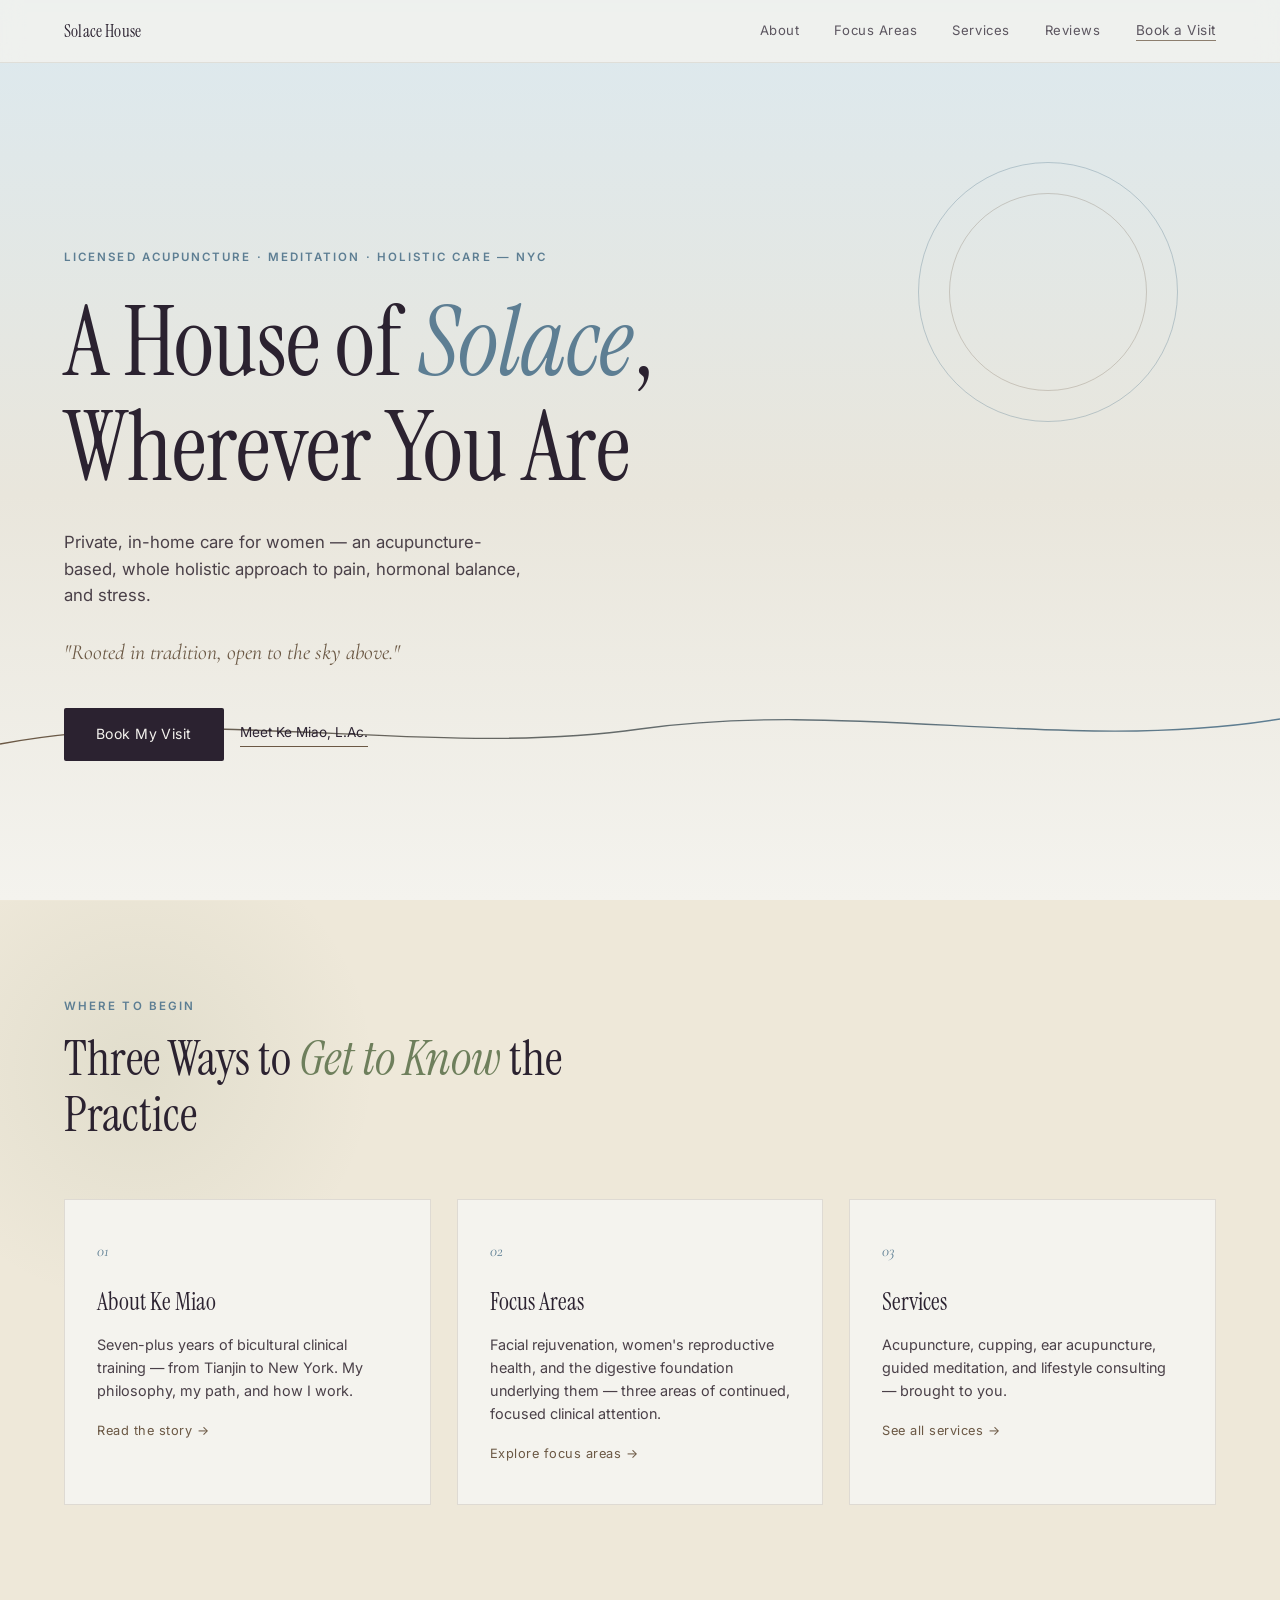
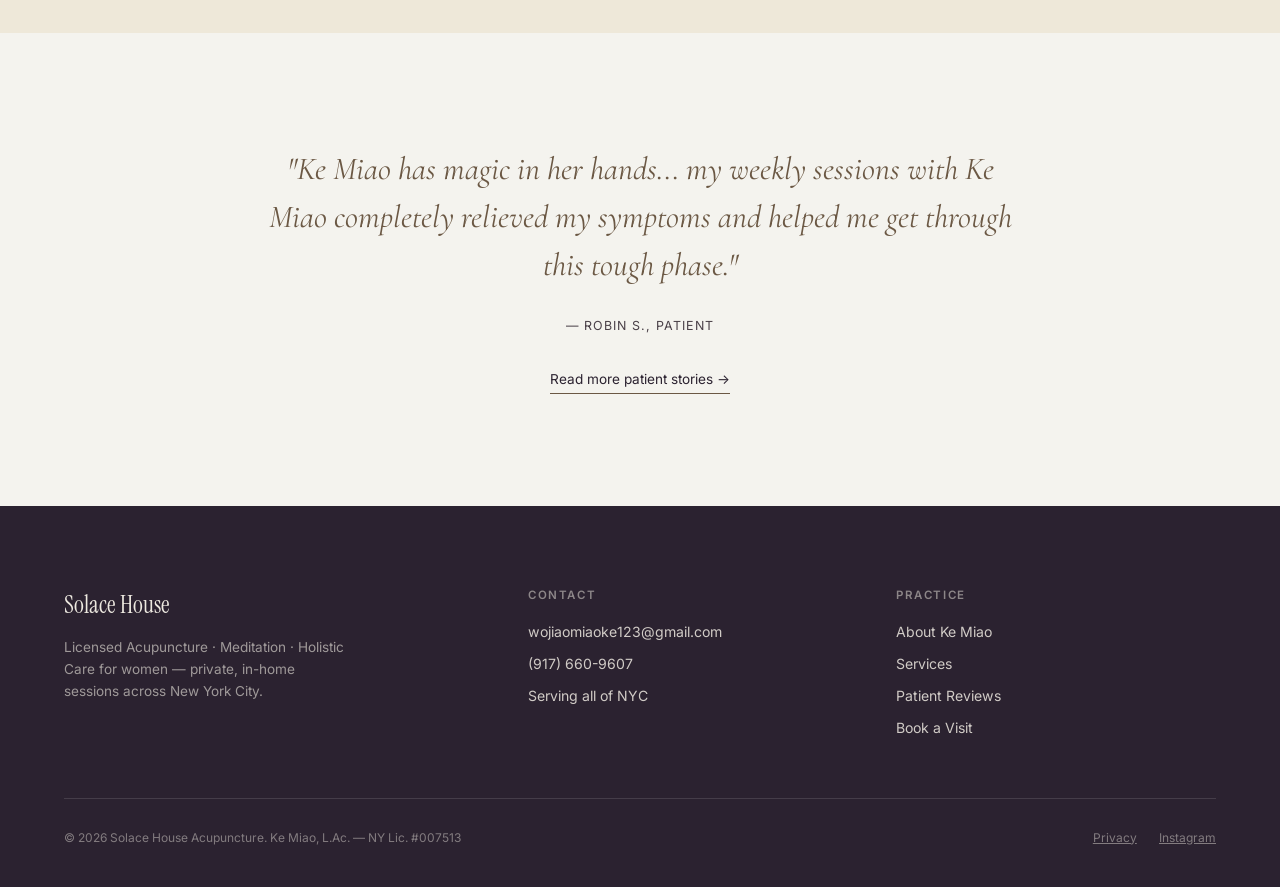
<file: index.html>
<!DOCTYPE html>
<html lang="en">
<head>
<meta charset="UTF-8">
<meta name="viewport" content="width=device-width, initial-scale=1.0">
<title>Solace House Acupuncture | Licensed Acupuncture &amp; Holistic Care, NYC</title>
<link rel="preconnect" href="https://fonts.googleapis.com">
<link rel="preconnect" href="https://fonts.gstatic.com" crossorigin>
<link href="https://fonts.googleapis.com/css2?family=Instrument+Serif:ital@0;1&family=Inter:wght@300;400;500;600&family=Cormorant:ital,wght@1,400;1,500&display=swap" rel="stylesheet">
<link rel="stylesheet" href="assets/css/style.css">
</head>
<body>

<div data-include="nav"></div>

<section class="hero">
  <div class="breath-circle"></div>

  <div class="hero-content">
    <span class="hero-eyebrow eyebrow">Licensed Acupuncture · Meditation · Holistic Care — NYC</span>
    <h1>A House of <em>Solace</em>,<br>Wherever You Are</h1>
    <p class="hero-sub">
      Private, in-home care for women — an acupuncture-based, whole holistic
      approach to pain, hormonal balance, and stress.
    </p>
    <p class="hero-quote italic-line">"Rooted in tradition, open to the sky above."</p>
    <div class="cta-row">
      <a href="book.html" class="btn-primary">Book My Visit</a>
      <a href="about.html" class="btn-ghost">Meet Ke Miao, L.Ac.</a>
    </div>
  </div>

  <div class="horizon-wrap">
    <svg class="horizon-line" viewBox="0 0 1200 90" preserveAspectRatio="none">
      <defs>
        <linearGradient id="horizonGrad" x1="0%" y1="0%" x2="100%" y2="0%">
          <stop offset="0%" stop-color="#6B5844"/>
          <stop offset="100%" stop-color="#5D7E93"/>
        </linearGradient>
      </defs>
      <path class="horizon-path" d="M0,60 C200,20 400,75 600,45 C800,15 1000,70 1200,35"
            fill="none" stroke="url(#horizonGrad)" stroke-width="1.4"/>
    </svg>
  </div>
</section>

<div class="divider">
  <svg viewBox="0 0 1200 110" preserveAspectRatio="none">
    <path d="M0,0 L0,60 C240,110 420,20 700,55 C900,80 1050,30 1200,50 L1200,0 Z" fill="#EEE8D9"/>
  </svg>
</div>

<section class="entry">
  <div class="entry-head">
    <span class="eyebrow">Where to Begin</span>
    <h2>Three Ways to <em>Get to Know</em> the Practice</h2>
  </div>

  <div class="entry-grid">
    <a href="about.html" class="entry-card">
      <span class="num">01</span>
      <h3>About Ke Miao</h3>
      <p>Seven-plus years of bicultural clinical training — from Tianjin to New York. My philosophy, my path, and how I work.</p>
      <span class="arrow">Read the story →</span>
    </a>

    <a href="focus-areas.html" class="entry-card">
      <span class="num">02</span>
      <h3>Focus Areas</h3>
      <p>Facial rejuvenation, women's reproductive health, and the digestive
         foundation underlying them — three areas of continued, focused
         clinical attention.</p>
      <span class="arrow">Explore focus areas →</span>
    </a>

    <a href="services.html" class="entry-card">
      <span class="num">03</span>
      <h3>Services</h3>
      <p>Acupuncture, cupping, ear acupuncture, guided meditation, and lifestyle consulting — brought to you.</p>
      <span class="arrow">See all services →</span>
    </a>
  </div>
</section>

<section class="quote-strip">
  <blockquote>"Ke Miao has magic in her hands... my weekly sessions with Ke Miao completely relieved my symptoms and helped me get through this tough phase."</blockquote>
  <cite>— Robin S., Patient</cite>
  <br>
  <a href="testimonials.html" class="see-all">Read more patient stories →</a>
</section>

<div data-include="footer"></div>

<script src="assets/js/include.js"></script>
</body>
</html>
</file>
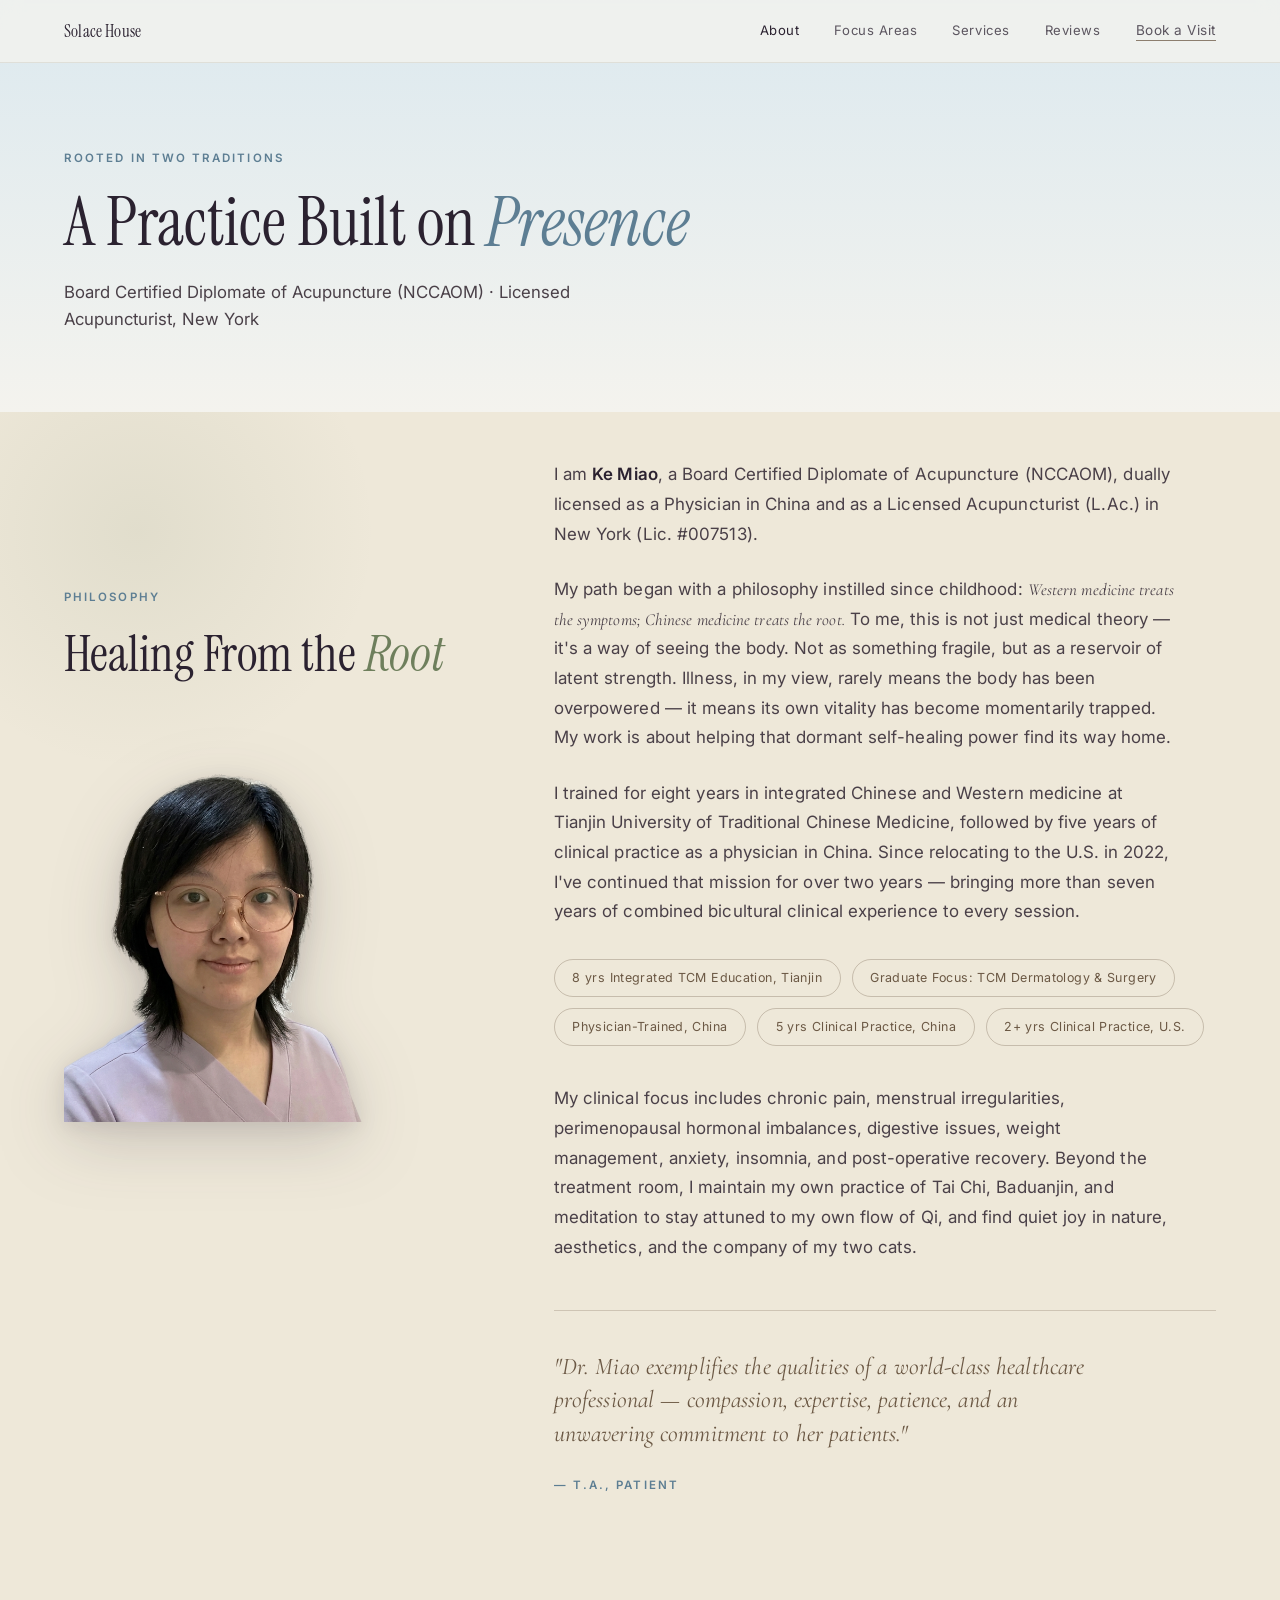
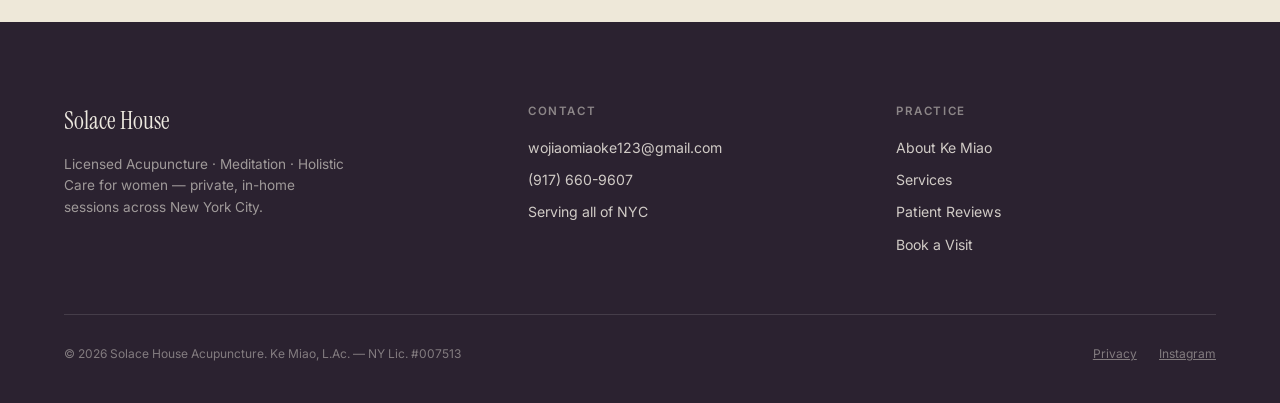
<file: about.html>
<!DOCTYPE html>
<html lang="en">
<head>
<meta charset="UTF-8">
<meta name="viewport" content="width=device-width, initial-scale=1.0">
<title>About Ke Miao, L.Ac. | Solace House Acupuncture, NYC</title>
<link rel="preconnect" href="https://fonts.googleapis.com">
<link rel="preconnect" href="https://fonts.gstatic.com" crossorigin>
<link href="https://fonts.googleapis.com/css2?family=Instrument+Serif:ital@0;1&family=Inter:wght@300;400;500;600&family=Cormorant:ital,wght@1,400;1,500&display=swap" rel="stylesheet">
<link rel="stylesheet" href="assets/css/style.css">
</head>
<body>

<div data-include="nav"></div>

<section class="page-hero">
  <span class="eyebrow">Rooted in Two Traditions</span>
  <h1>A Practice Built on <em>Presence</em></h1>
  <p>Board Certified Diplomate of Acupuncture (NCCAOM) · Licensed Acupuncturist, New York</p>
</section>

<section class="about">
  <div class="about-label">
    <span class="eyebrow">Philosophy</span>
    <h2>Healing From the <em>Root</em></h2>
    <div class="about-portrait">
      <img src="assets/img/ke-portrait.png" alt="Ke Miao, L.Ac.">
    </div>
  </div>

  <div class="about-body">
    <p>
      I am <strong>Ke Miao</strong>, a Board Certified Diplomate of Acupuncture (NCCAOM),
      dually licensed as a Physician in China and as a Licensed Acupuncturist (L.Ac.)
      in New York (Lic. #007513).
    </p>
    <p>
      My path began with a philosophy instilled since childhood: <em class="italic-line">Western
      medicine treats the symptoms; Chinese medicine treats the root.</em> To me, this is
      not just medical theory — it's a way of seeing the body. Not as something fragile,
      but as a reservoir of latent strength. Illness, in my view, rarely means the body
      has been overpowered — it means its own vitality has become momentarily trapped.
      My work is about helping that dormant self-healing power find its way home.
    </p>
    <p>
      I trained for eight years in integrated Chinese and Western medicine at Tianjin
      University of Traditional Chinese Medicine, followed by five years of clinical
      practice as a physician in China. Since relocating to the U.S. in 2022, I've
      continued that mission for over two years — bringing more than seven years of
      combined bicultural clinical experience to every session.
    </p>

    <div class="credentials-row">
      <span class="credential-pill">8 yrs Integrated TCM Education, Tianjin</span>
      <span class="credential-pill">Graduate Focus: TCM Dermatology &amp; Surgery</span>
      <span class="credential-pill">Physician-Trained, China</span>
      <span class="credential-pill">5 yrs Clinical Practice, China</span>
      <span class="credential-pill">2+ yrs Clinical Practice, U.S.</span>
    </div>

    <p>
      My clinical focus includes chronic pain, menstrual irregularities, perimenopausal
      hormonal imbalances, digestive issues, weight management, anxiety, insomnia, and
      post-operative recovery. Beyond the treatment room, I maintain my own practice of
      Tai Chi, Baduanjin, and meditation to stay attuned to my own flow of Qi, and find
      quiet joy in nature, aesthetics, and the company of my two cats.
    </p>

    <div class="signature-quote">
      <p>"Dr. Miao exemplifies the qualities of a world-class healthcare professional —
      compassion, expertise, patience, and an unwavering commitment to her patients."</p>
      <span class="eyebrow" style="margin-top:0.8rem;display:block;">— T.A., Patient</span>
    </div>
  </div>
</section>

<div data-include="footer"></div>

<script src="assets/js/include.js"></script>
</body>
</html>
</file>
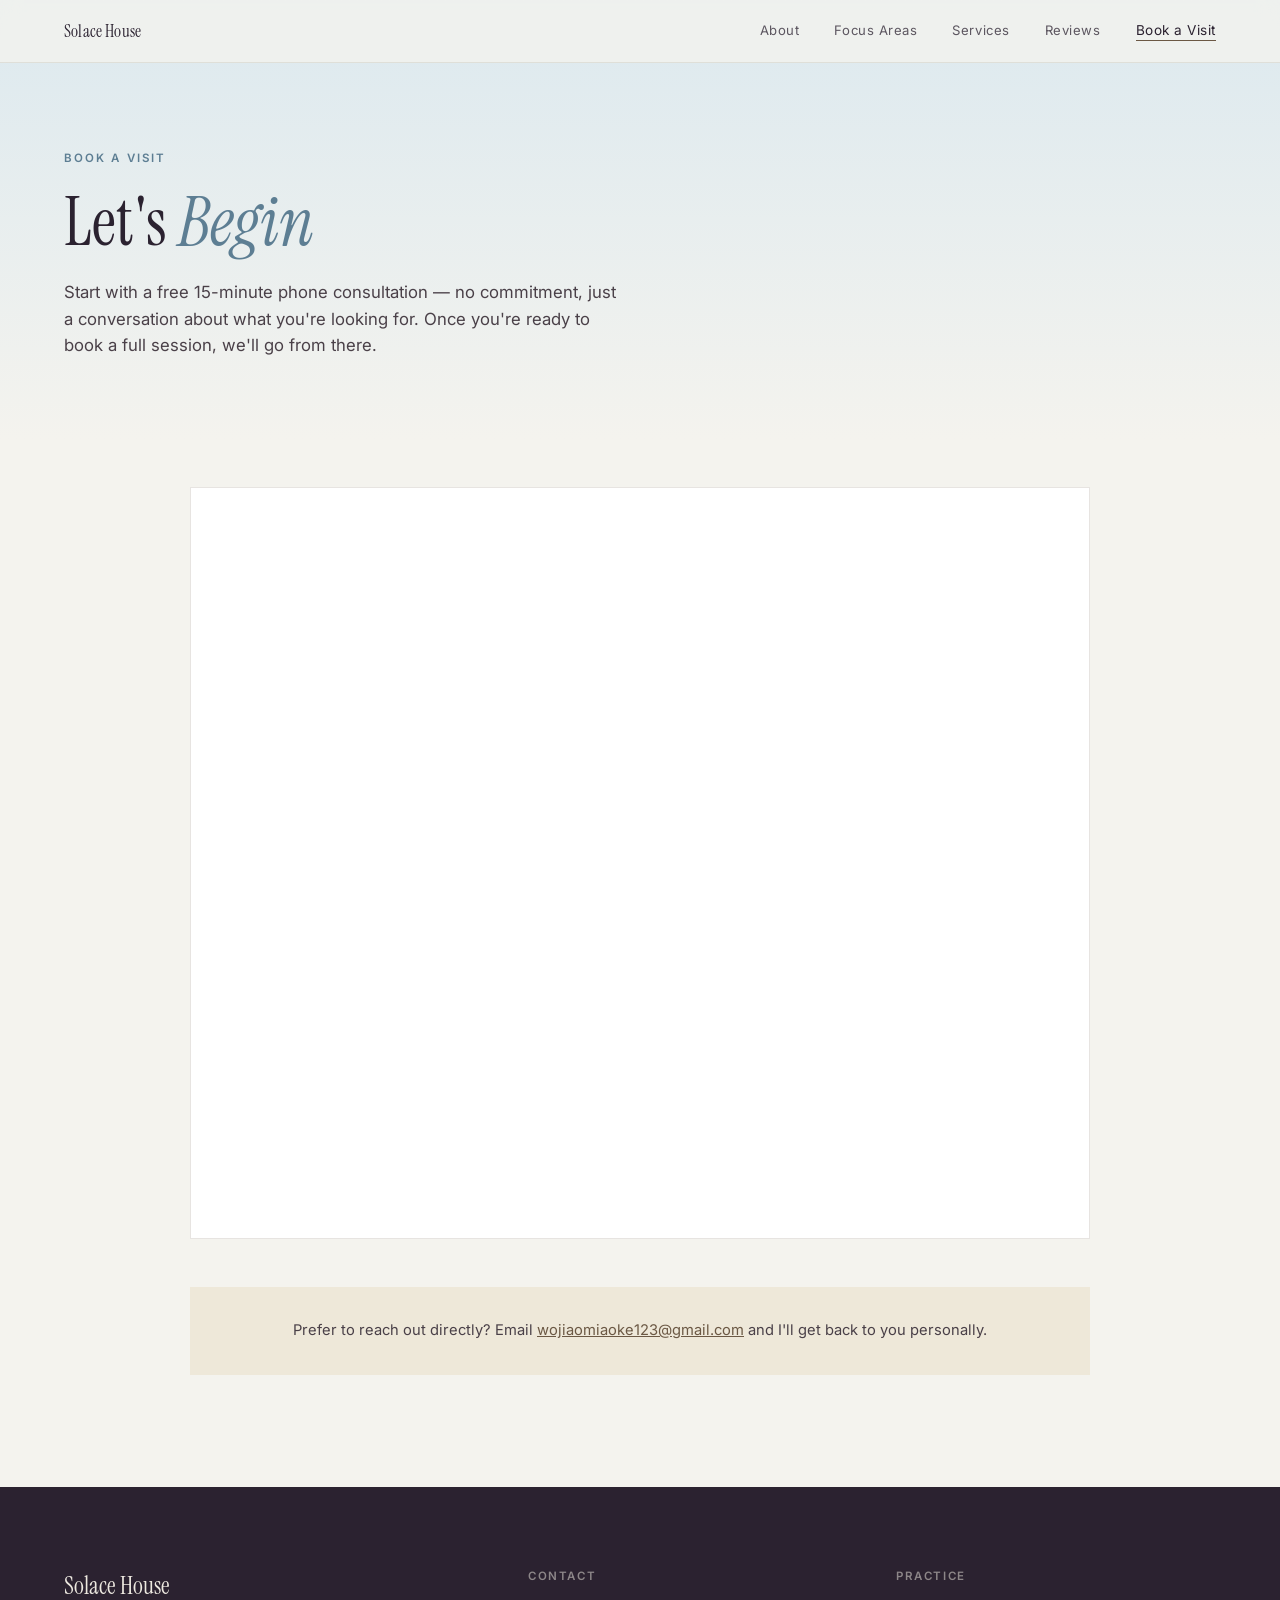
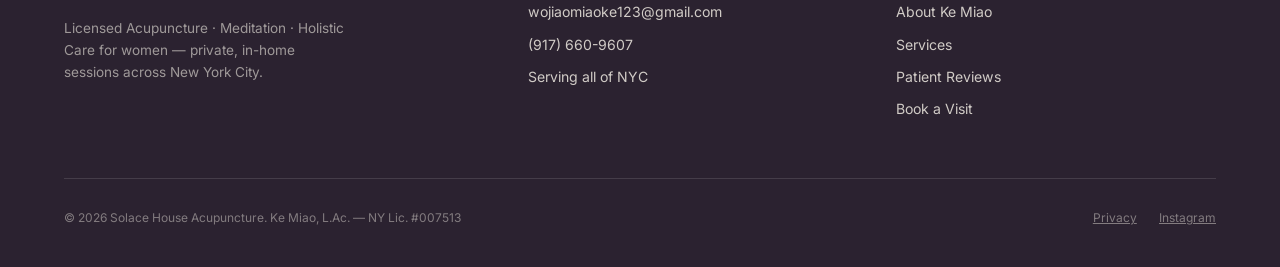
<file: book.html>
<!DOCTYPE html>
<html lang="en">
<head>
<meta charset="UTF-8">
<meta name="viewport" content="width=device-width, initial-scale=1.0">
<title>Book a Visit | Solace House Acupuncture, NYC</title>
<link rel="preconnect" href="https://fonts.googleapis.com">
<link rel="preconnect" href="https://fonts.gstatic.com" crossorigin>
<link href="https://fonts.googleapis.com/css2?family=Instrument+Serif:ital@0;1&family=Inter:wght@300;400;500;600&family=Cormorant:ital,wght@1,400;1,500&display=swap" rel="stylesheet">
<link rel="stylesheet" href="assets/css/style.css">
</head>
<body>

<div data-include="nav"></div>

<section class="page-hero">
  <span class="eyebrow">Book a Visit</span>
  <h1>Let's <em>Begin</em></h1>
  <p>Start with a free 15-minute phone consultation — no commitment, just a
     conversation about what you're looking for. Once you're ready to book a
     full session, we'll go from there.</p>
</section>

<section class="booking-section">
  <div class="calendly-wrap">
    <div class="calendly-inline-widget"
         data-url="https://calendly.com/wojiaomiaoke123/free-15-minute-consultation"
         style="min-width:320px; height:750px;"></div>
    <script type="text/javascript" src="https://assets.calendly.com/assets/external/widget.js" async></script>
  </div>

  <div class="booking-alt">
    Prefer to reach out directly? Email
    <a href="mailto:wojiaomiaoke123@gmail.com">wojiaomiaoke123@gmail.com</a>
    and I'll get back to you personally.
  </div>
</section>

<div data-include="footer"></div>

<script src="assets/js/include.js"></script>
</body>
</html>
</file>
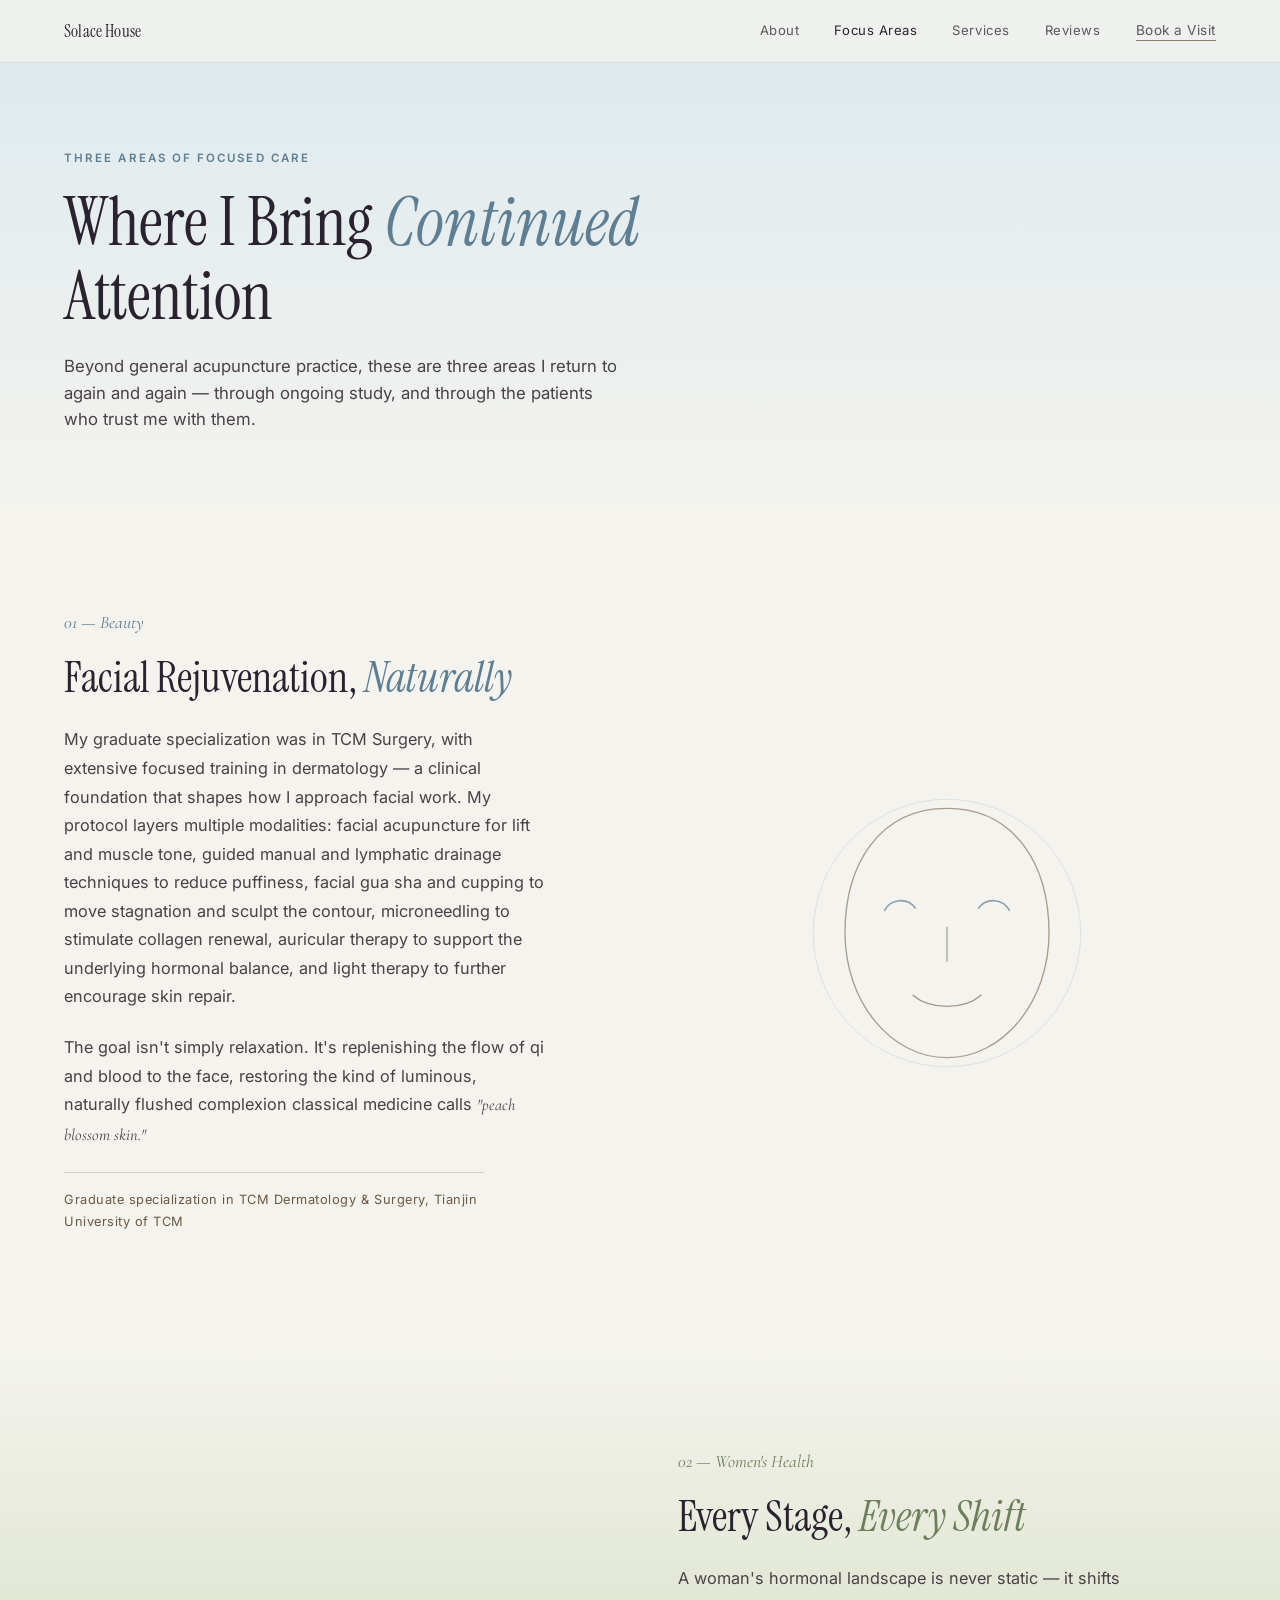
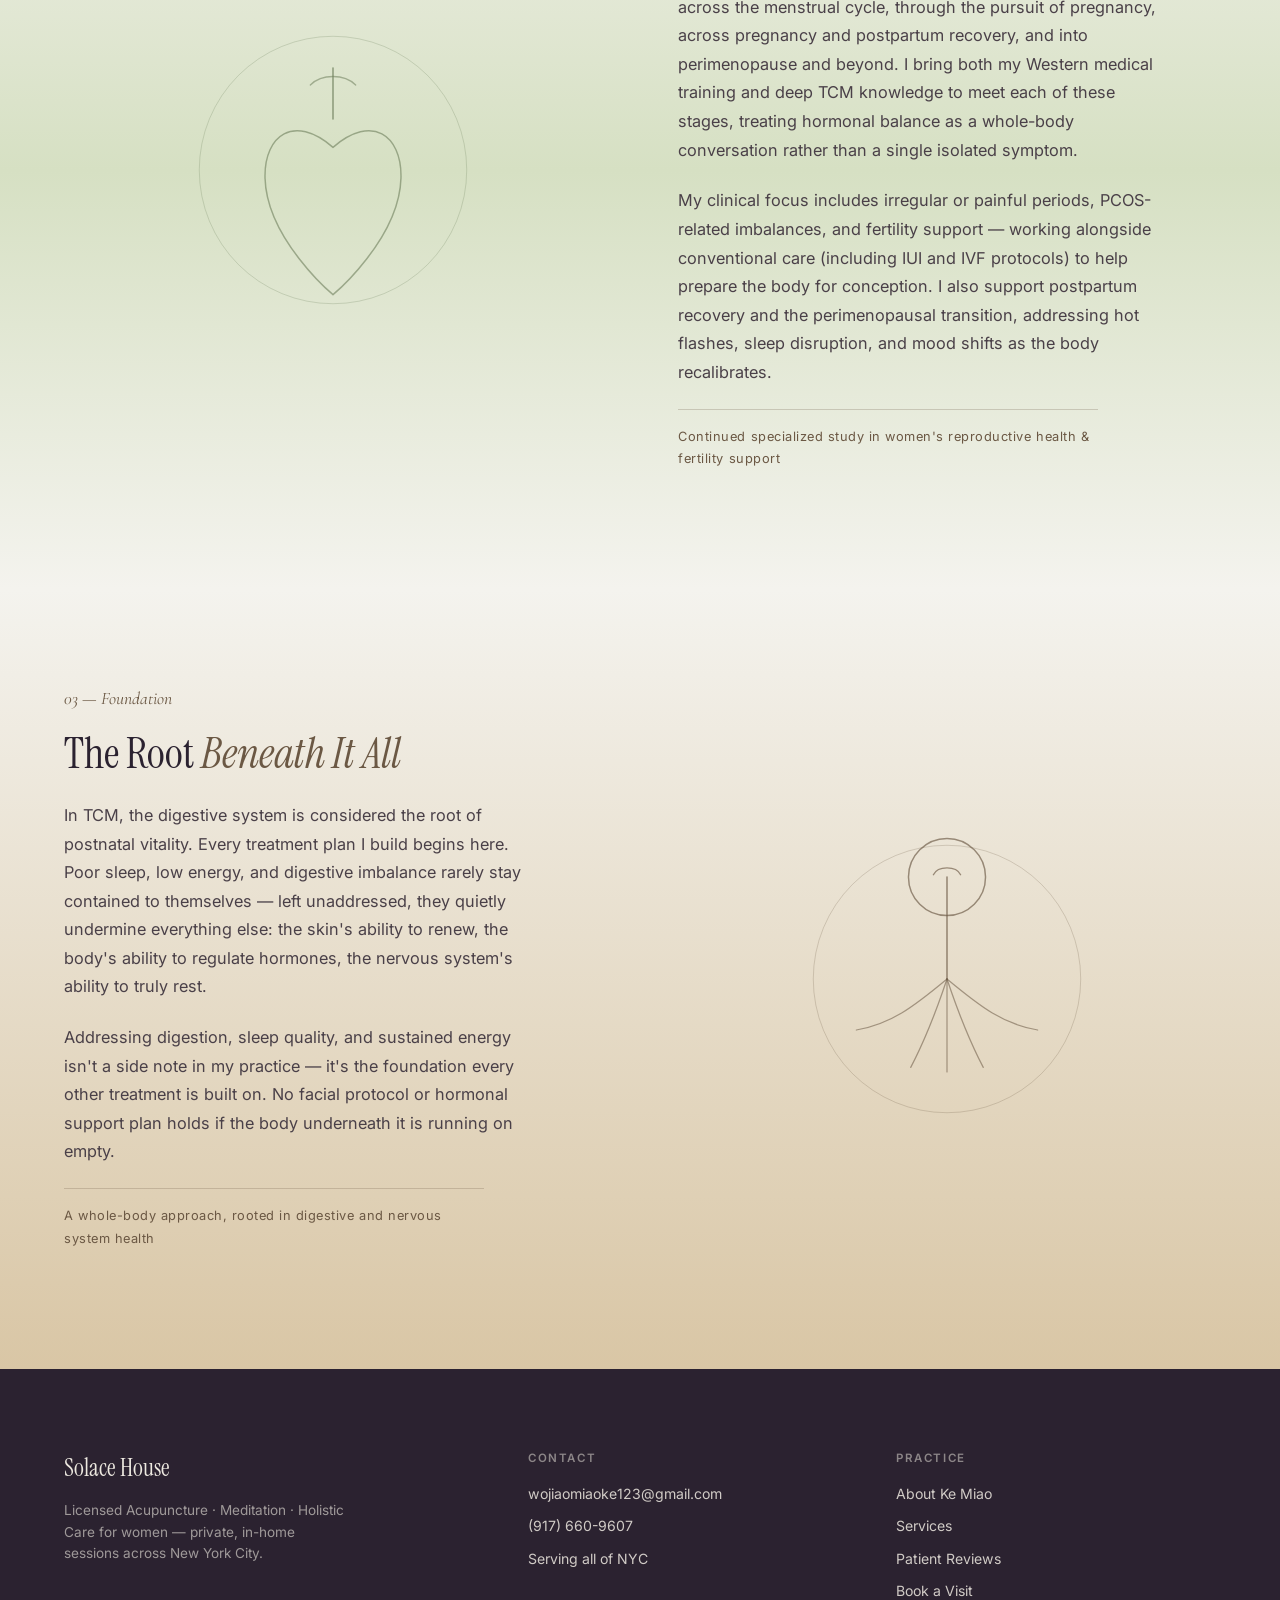
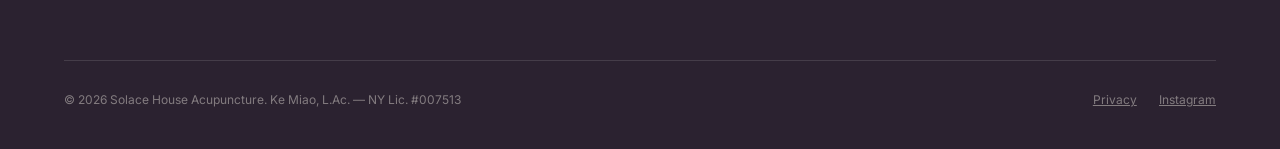
<file: focus-areas.html>
<!DOCTYPE html>
<html lang="en">
<head>
<meta charset="UTF-8">
<meta name="viewport" content="width=device-width, initial-scale=1.0">
<title>Focus Areas | Solace House Acupuncture, NYC</title>
<link rel="preconnect" href="https://fonts.googleapis.com">
<link rel="preconnect" href="https://fonts.gstatic.com" crossorigin>
<link href="https://fonts.googleapis.com/css2?family=Instrument+Serif:ital@0;1&family=Inter:wght@300;400;500;600&family=Cormorant:ital,wght@1,400;1,500&display=swap" rel="stylesheet">
<link rel="stylesheet" href="assets/css/style.css">
</head>
<body>

<div data-include="nav"></div>

<section class="page-hero">
  <span class="eyebrow">Three Areas of Focused Care</span>
  <h1>Where I Bring <em>Continued</em> Attention</h1>
  <p>Beyond general acupuncture practice, these are three areas I return to
     again and again — through ongoing study, and through the patients who
     trust me with them.</p>
</section>

<div class="focus-block theme-neutral">
  <div class="focus-text">
    <span class="num">01 — Beauty</span>
    <h2>Facial Rejuvenation, <em style="color:var(--sky-deep);">Naturally</em></h2>
    <p>
      My graduate specialization was in TCM Surgery, with extensive focused
      training in dermatology — a clinical foundation that shapes how I
      approach facial work. My protocol layers multiple modalities: facial
      acupuncture for lift and muscle tone, guided manual and lymphatic
      drainage techniques to reduce puffiness, facial gua sha and cupping to
      move stagnation and sculpt the contour, microneedling to stimulate
      collagen renewal, auricular therapy to support the underlying hormonal
      balance, and light therapy to further encourage skin repair.
    </p>
    <p>
      The goal isn't simply relaxation. It's replenishing the flow of qi and
      blood to the face, restoring the kind of luminous, naturally flushed
      complexion classical medicine calls <em class="italic-line">"peach blossom skin."</em>
    </p>
    <p class="study-note">Graduate specialization in TCM Dermatology &amp; Surgery, Tianjin University of TCM</p>
  </div>
  <div class="focus-visual">
    <svg viewBox="0 0 300 300" fill="none" xmlns="http://www.w3.org/2000/svg">
      <path d="M150 40 C90 40 60 90 60 150 C60 210 100 260 150 260 C200 260 240 210 240 150 C240 90 210 40 150 40Z"
            stroke="#6B5844" stroke-width="1.2" opacity="0.55"/>
      <path d="M95 130 C100 120 115 118 122 128" stroke="#5D7E93" stroke-width="1.4" stroke-linecap="round" opacity="0.7"/>
      <path d="M178 128 C185 118 200 120 205 130" stroke="#5D7E93" stroke-width="1.4" stroke-linecap="round" opacity="0.7"/>
      <path d="M150 145 L150 175" stroke="#6E7F5C" stroke-width="1.2" stroke-linecap="round" opacity="0.6"/>
      <path d="M120 205 C135 218 165 218 180 205" stroke="#6B5844" stroke-width="1.2" stroke-linecap="round" opacity="0.6"/>
      <circle cx="150" cy="150" r="118" stroke="#A9C4D4" stroke-width="0.8" opacity="0.4"/>
    </svg>
  </div>
</div>

<div class="focus-block theme-hormone">
  <div class="focus-text">
    <span class="num" style="color:var(--moss);">02 — Women's Health</span>
    <h2>Every Stage, <em style="color:var(--moss);">Every Shift</em></h2>
    <p>
      A woman's hormonal landscape is never static — it shifts across the
      menstrual cycle, through the pursuit of pregnancy, across pregnancy and
      postpartum recovery, and into perimenopause and beyond. I bring both my
      Western medical training and deep TCM knowledge to meet each of these
      stages, treating hormonal balance as a whole-body conversation rather
      than a single isolated symptom.
    </p>
    <p>
      My clinical focus includes irregular or painful periods, PCOS-related
      imbalances, and fertility support — working alongside conventional
      care (including IUI and IVF protocols) to help prepare the body for
      conception. I also support postpartum recovery and the perimenopausal
      transition, addressing hot flashes, sleep disruption, and mood shifts
      as the body recalibrates.
    </p>
    <p class="study-note">Continued specialized study in women's reproductive health &amp; fertility support</p>
  </div>
  <div class="focus-visual">
    <svg viewBox="0 0 300 300" fill="none" xmlns="http://www.w3.org/2000/svg">
      <path d="M150 260 C150 260 90 210 90 155 C90 120 115 100 150 130 C185 100 210 120 210 155 C210 210 150 260 150 260Z"
            stroke="#6E7F5C" stroke-width="1.3" opacity="0.6"/>
      <path d="M150 60 C150 60 150 90 150 105" stroke="#6E7F5C" stroke-width="1.4" stroke-linecap="round" opacity="0.7"/>
      <path d="M130 75 C140 65 160 65 170 75" stroke="#6E7F5C" stroke-width="1.2" stroke-linecap="round" opacity="0.55"/>
      <circle cx="150" cy="150" r="118" stroke="#6E7F5C" stroke-width="0.8" opacity="0.28"/>
    </svg>
  </div>
</div>

<div class="focus-block theme-earth">
  <div class="focus-text">
    <span class="num" style="color:var(--earth);">03 — Foundation</span>
    <h2>The Root <em style="color:var(--earth);">Beneath It All</em></h2>
    <p>
      In TCM, the digestive system is considered the root of postnatal
      vitality. Every treatment
      plan I build begins here. Poor sleep, low energy, and digestive
      imbalance rarely stay contained to themselves — left unaddressed, they
      quietly undermine everything else: the skin's ability to renew, the
      body's ability to regulate hormones, the nervous system's ability to
      truly rest.
    </p>
    <p>
      Addressing digestion, sleep quality, and sustained energy isn't a side
      note in my practice — it's the foundation every other treatment is
      built on. No facial protocol or hormonal support plan holds if the
      body underneath it is running on empty.
    </p>
    <p class="study-note">A whole-body approach, rooted in digestive and nervous system health</p>
  </div>
  <div class="focus-visual">
    <svg viewBox="0 0 300 300" fill="none" xmlns="http://www.w3.org/2000/svg">
      <path d="M150 60 L150 150" stroke="#6B5844" stroke-width="1.4" stroke-linecap="round" opacity="0.65"/>
      <path d="M150 150 C120 175 100 190 70 195" stroke="#6B5844" stroke-width="1.1" stroke-linecap="round" opacity="0.55"/>
      <path d="M150 150 C180 175 200 190 230 195" stroke="#6B5844" stroke-width="1.1" stroke-linecap="round" opacity="0.55"/>
      <path d="M150 150 C140 180 130 205 118 228" stroke="#6B5844" stroke-width="1.1" stroke-linecap="round" opacity="0.55"/>
      <path d="M150 150 C160 180 170 205 182 228" stroke="#6B5844" stroke-width="1.1" stroke-linecap="round" opacity="0.55"/>
      <path d="M150 150 C150 182 150 205 150 232" stroke="#6B5844" stroke-width="1.1" stroke-linecap="round" opacity="0.55"/>
      <circle cx="150" cy="60" r="34" stroke="#6B5844" stroke-width="1.3" opacity="0.65"/>
      <path d="M138 58 C142 50 158 50 162 58" stroke="#6B5844" stroke-width="1.2" stroke-linecap="round" opacity="0.65"/>
      <circle cx="150" cy="150" r="118" stroke="#6B5844" stroke-width="0.8" opacity="0.25"/>
    </svg>
  </div>
</div>

<div data-include="footer"></div>

<script src="assets/js/include.js"></script>
</body>
</html>
</file>
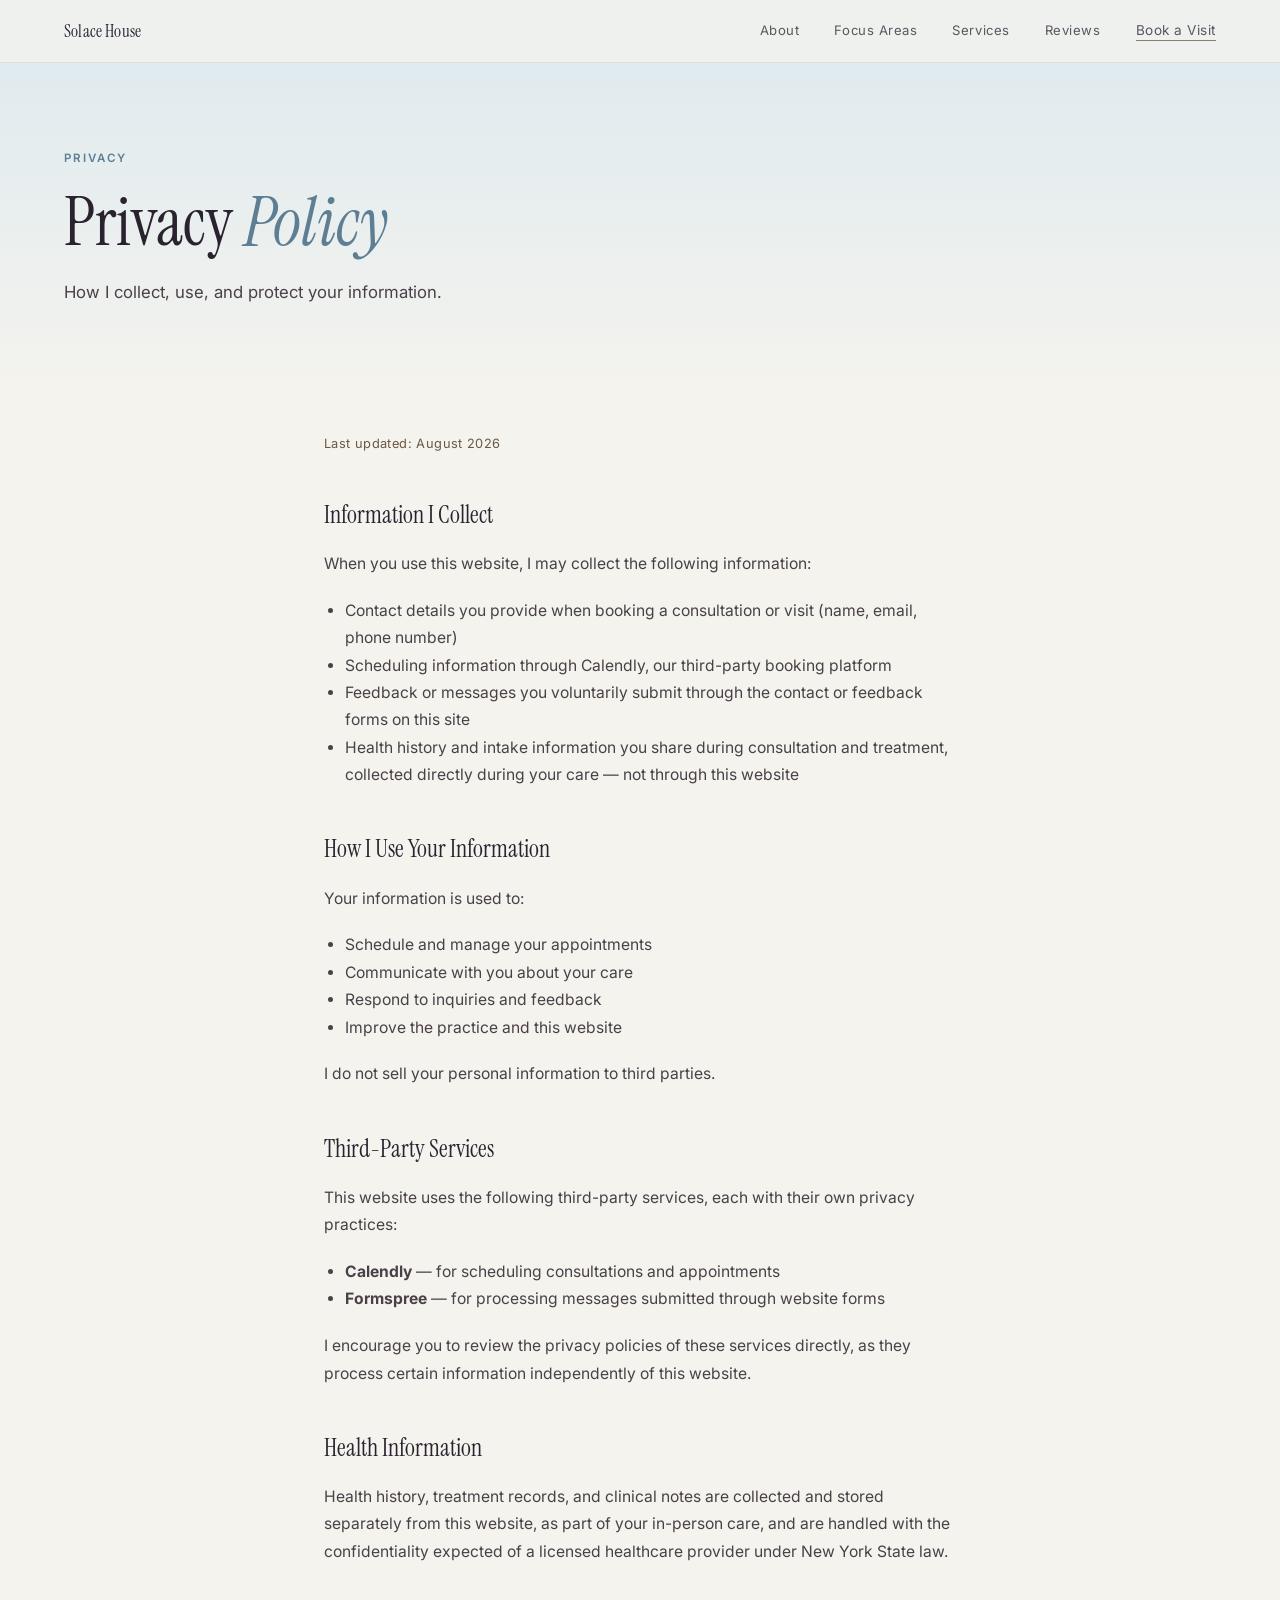
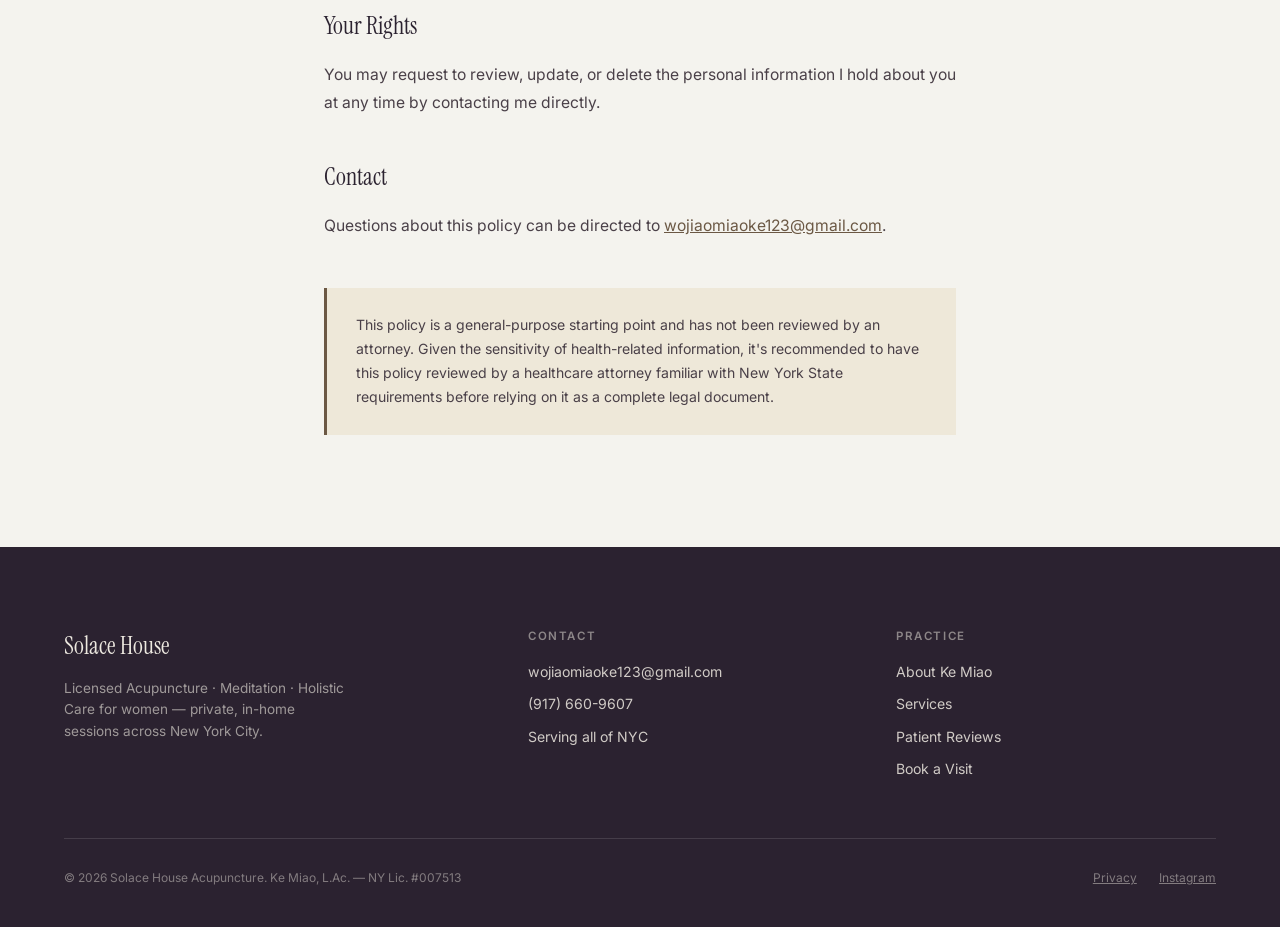
<file: privacy.html>
<!DOCTYPE html>
<html lang="en">
<head>
<meta charset="UTF-8">
<meta name="viewport" content="width=device-width, initial-scale=1.0">
<title>Privacy Policy | Solace House Acupuncture, NYC</title>
<link rel="preconnect" href="https://fonts.googleapis.com">
<link rel="preconnect" href="https://fonts.gstatic.com" crossorigin>
<link href="https://fonts.googleapis.com/css2?family=Instrument+Serif:ital@0;1&family=Inter:wght@300;400;500;600&family=Cormorant:ital,wght@1,400;1,500&display=swap" rel="stylesheet">
<link rel="stylesheet" href="assets/css/style.css">
</head>
<body>

<div data-include="nav"></div>

<section class="page-hero">
  <span class="eyebrow">Privacy</span>
  <h1>Privacy <em>Policy</em></h1>
  <p>How I collect, use, and protect your information.</p>
</section>

<div class="legal-content">
  <span class="legal-updated">Last updated: August 2026</span>

  <h2>Information I Collect</h2>
  <p>When you use this website, I may collect the following information:</p>
  <ul>
    <li>Contact details you provide when booking a consultation or visit (name, email, phone number)</li>
    <li>Scheduling information through Calendly, our third-party booking platform</li>
    <li>Feedback or messages you voluntarily submit through the contact or feedback forms on this site</li>
    <li>Health history and intake information you share during consultation and treatment, collected directly during your care — not through this website</li>
  </ul>

  <h2>How I Use Your Information</h2>
  <p>Your information is used to:</p>
  <ul>
    <li>Schedule and manage your appointments</li>
    <li>Communicate with you about your care</li>
    <li>Respond to inquiries and feedback</li>
    <li>Improve the practice and this website</li>
  </ul>
  <p>I do not sell your personal information to third parties.</p>

  <h2>Third-Party Services</h2>
  <p>
    This website uses the following third-party services, each with their own
    privacy practices:
  </p>
  <ul>
    <li><strong>Calendly</strong> — for scheduling consultations and appointments</li>
    <li><strong>Formspree</strong> — for processing messages submitted through website forms</li>
  </ul>
  <p>
    I encourage you to review the privacy policies of these services directly,
    as they process certain information independently of this website.
  </p>

  <h2>Health Information</h2>
  <p>
    Health history, treatment records, and clinical notes are collected and
    stored separately from this website, as part of your in-person care, and
    are handled with the confidentiality expected of a licensed healthcare
    provider under New York State law.
  </p>

  <h2>Your Rights</h2>
  <p>
    You may request to review, update, or delete the personal information I
    hold about you at any time by contacting me directly.
  </p>

  <h2>Contact</h2>
  <p>
    Questions about this policy can be directed to
    <a href="mailto:wojiaomiaoke123@gmail.com">wojiaomiaoke123@gmail.com</a>.
  </p>

  <div class="legal-note">
    This policy is a general-purpose starting point and has not been reviewed
    by an attorney. Given the sensitivity of health-related information, it's
    recommended to have this policy reviewed by a healthcare attorney familiar
    with New York State requirements before relying on it as a complete legal
    document.
  </div>
</div>

<div data-include="footer"></div>

<script src="assets/js/include.js"></script>
</body>
</html>
</file>
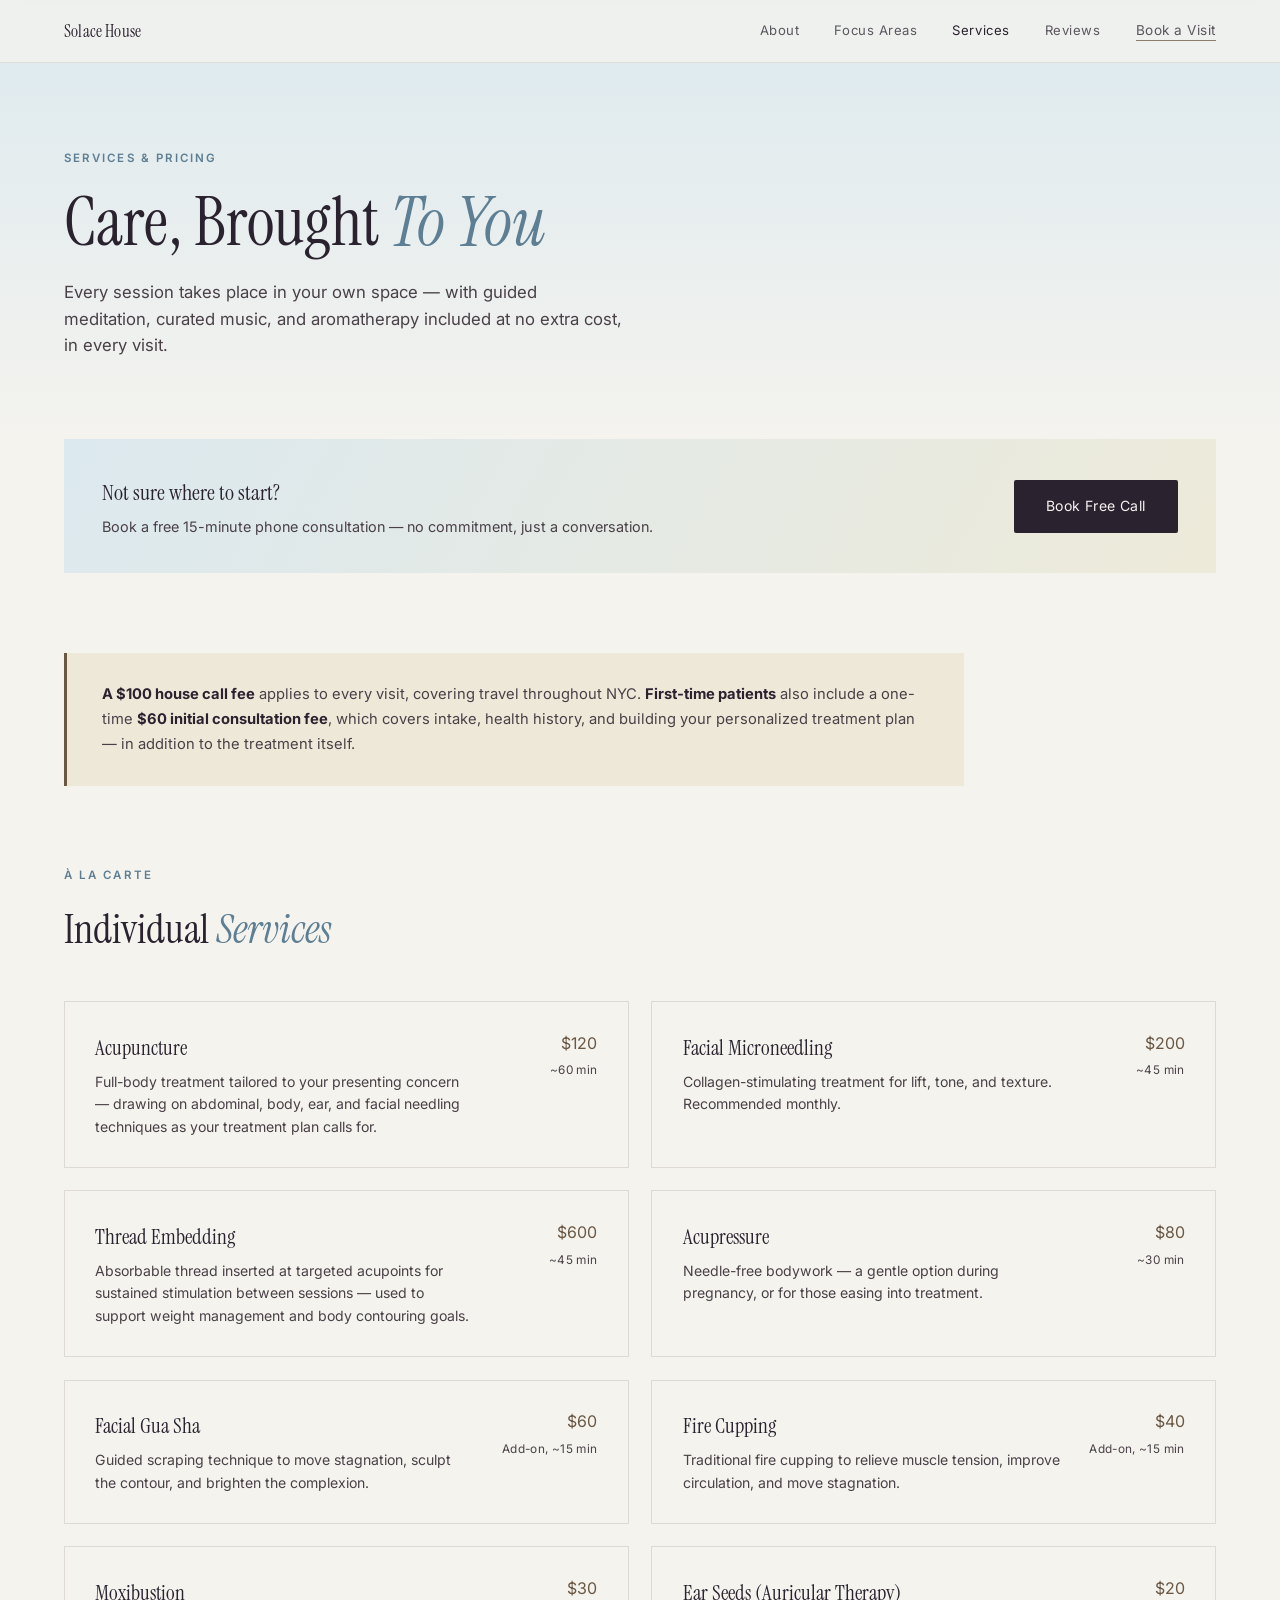
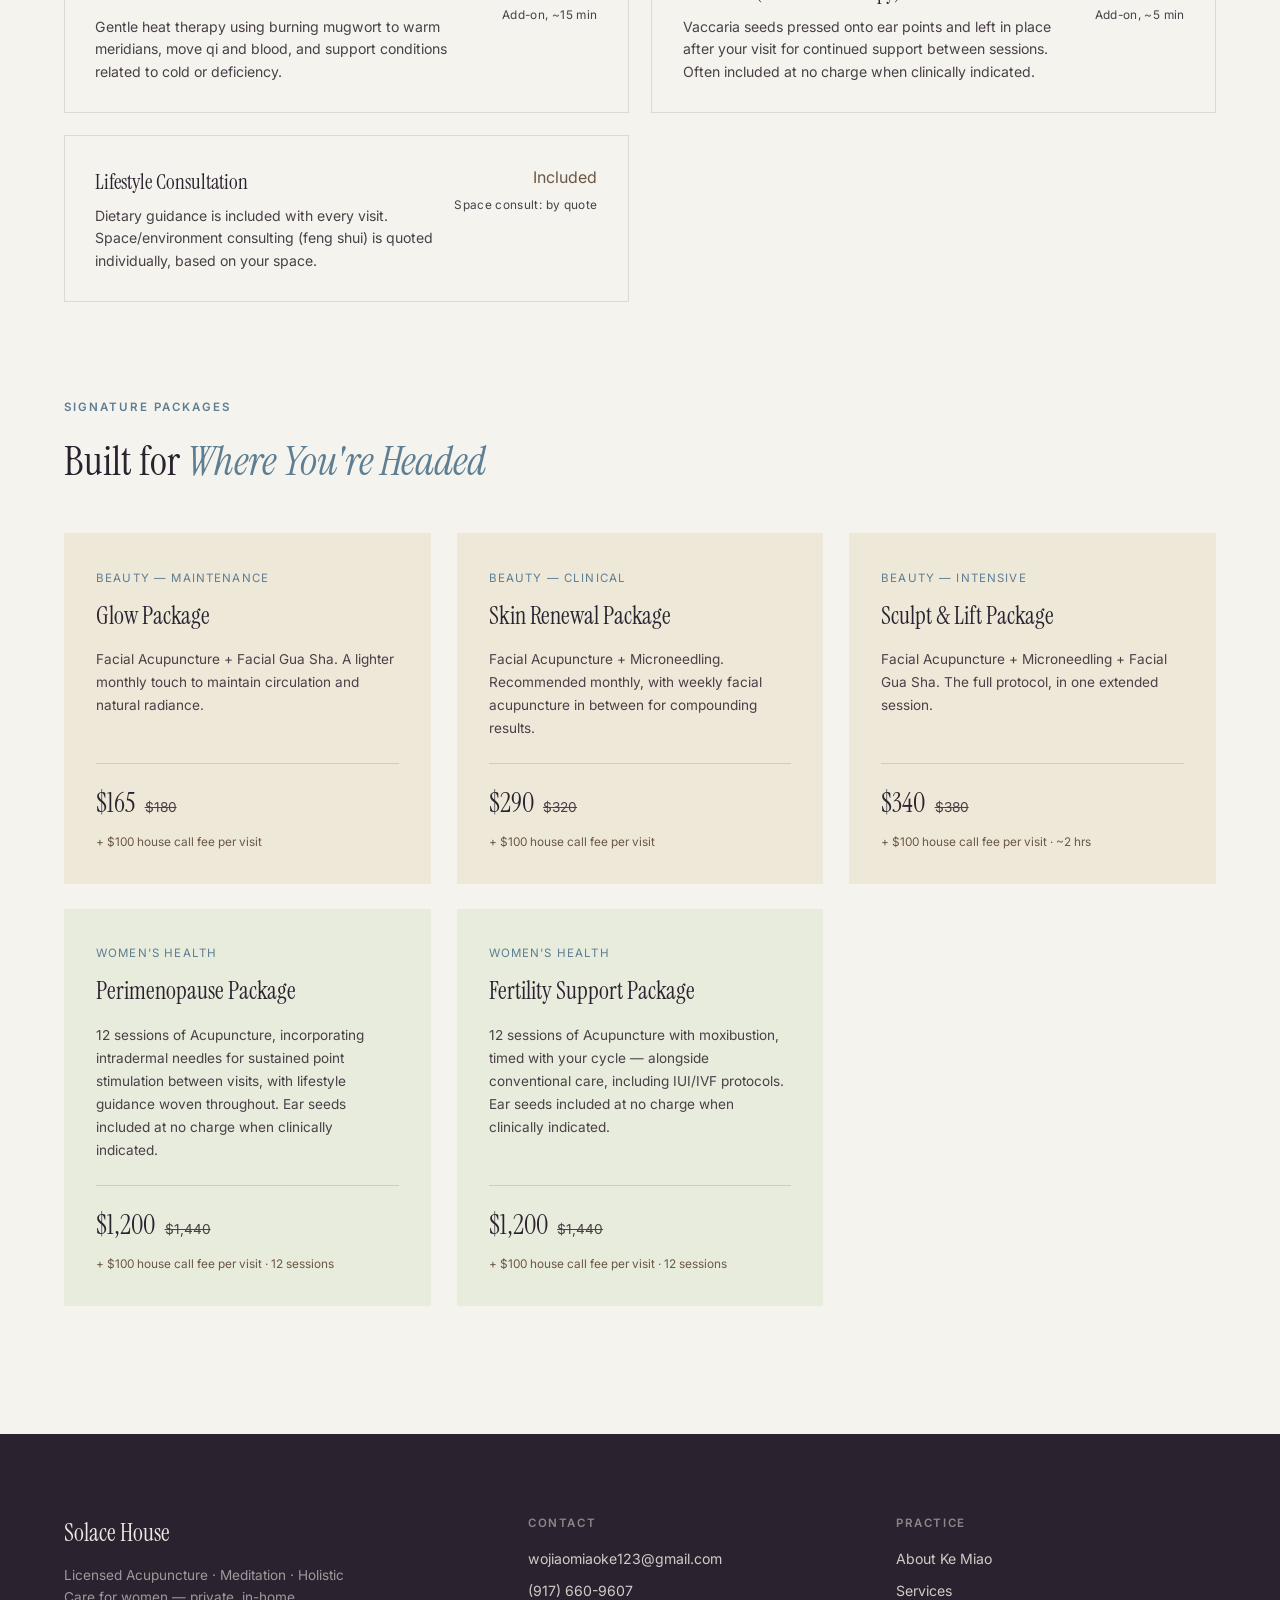
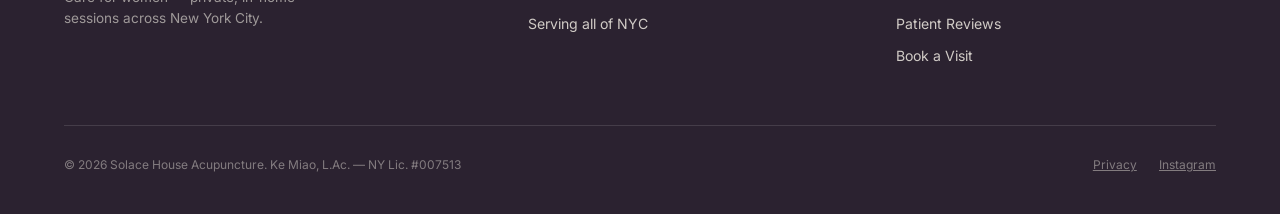
<file: services.html>
<!DOCTYPE html>
<html lang="en">
<head>
<meta charset="UTF-8">
<meta name="viewport" content="width=device-width, initial-scale=1.0">
<title>Services &amp; Pricing | Solace House Acupuncture, NYC</title>
<link rel="preconnect" href="https://fonts.googleapis.com">
<link rel="preconnect" href="https://fonts.gstatic.com" crossorigin>
<link href="https://fonts.googleapis.com/css2?family=Instrument+Serif:ital@0;1&family=Inter:wght@300;400;500;600&family=Cormorant:ital,wght@1,400;1,500&display=swap" rel="stylesheet">
<link rel="stylesheet" href="assets/css/style.css">
</head>
<body>

<div data-include="nav"></div>

<section class="page-hero">
  <span class="eyebrow">Services &amp; Pricing</span>
  <h1>Care, Brought <em>To You</em></h1>
  <p>Every session takes place in your own space — with guided meditation,
     curated music, and aromatherapy included at no extra cost, in every visit.</p>
</section>

<div class="free-call-banner">
  <div>
    <h3>Not sure where to start?</h3>
    <p>Book a free 15-minute phone consultation — no commitment, just a conversation.</p>
  </div>
  <a href="book.html" class="btn-primary">Book Free Call</a>
</div>

<div class="pricing-note">
  <strong>A $100 house call fee</strong> applies to every visit, covering
  travel throughout NYC. <strong>First-time
  patients</strong> also include a one-time <strong>$60 initial consultation
  fee</strong>, which covers intake, health history, and building your
  personalized treatment plan — in addition to the treatment itself.
</div>

<div class="section-label">
  <span class="eyebrow">À La Carte</span>
  <h2>Individual <em>Services</em></h2>
</div>

<div class="service-list">
  <div class="service-item">
    <div>
      <div class="si-name">Acupuncture</div>
      <div class="si-desc">Full-body treatment tailored to your presenting concern — drawing on abdominal, body, ear, and facial needling techniques as your treatment plan calls for.</div>
    </div>
    <div class="si-price">$120<span class="si-duration">~60 min</span></div>
  </div>

  <div class="service-item">
    <div>
      <div class="si-name">Facial Microneedling</div>
      <div class="si-desc">Collagen-stimulating treatment for lift, tone, and texture. Recommended monthly.</div>
    </div>
    <div class="si-price">$200<span class="si-duration">~45 min</span></div>
  </div>

  <div class="service-item">
    <div>
      <div class="si-name">Thread Embedding</div>
      <div class="si-desc">Absorbable thread inserted at targeted acupoints for sustained stimulation between sessions — used to support weight management and body contouring goals.</div>
    </div>
    <div class="si-price">$600<span class="si-duration">~45 min</span></div>
  </div>

  <div class="service-item">
    <div>
      <div class="si-name">Acupressure</div>
      <div class="si-desc">Needle-free bodywork — a gentle option during pregnancy, or for those easing into treatment.</div>
    </div>
    <div class="si-price">$80<span class="si-duration">~30 min</span></div>
  </div>

  <div class="service-item">
    <div>
      <div class="si-name">Facial Gua Sha</div>
      <div class="si-desc">Guided scraping technique to move stagnation, sculpt the contour, and brighten the complexion.</div>
    </div>
    <div class="si-price">$60<span class="si-duration">Add-on, ~15 min</span></div>
  </div>

  <div class="service-item">
    <div>
      <div class="si-name">Fire Cupping</div>
      <div class="si-desc">Traditional fire cupping to relieve muscle tension, improve circulation, and move stagnation.</div>
    </div>
    <div class="si-price">$40<span class="si-duration">Add-on, ~15 min</span></div>
  </div>

  <div class="service-item">
    <div>
      <div class="si-name">Moxibustion</div>
      <div class="si-desc">Gentle heat therapy using burning mugwort to warm meridians, move qi and blood, and support conditions related to cold or deficiency.</div>
    </div>
    <div class="si-price">$30<span class="si-duration">Add-on, ~15 min</span></div>
  </div>

  <div class="service-item">
    <div>
      <div class="si-name">Ear Seeds (Auricular Therapy)</div>
      <div class="si-desc">Vaccaria seeds pressed onto ear points and left in place after your visit for continued support between sessions. Often included at no charge when clinically indicated.</div>
    </div>
    <div class="si-price">$20<span class="si-duration">Add-on, ~5 min</span></div>
  </div>

  <div class="service-item">
    <div>
      <div class="si-name">Lifestyle Consultation</div>
      <div class="si-desc">Dietary guidance is included with every visit. Space/environment consulting (feng shui) is quoted individually, based on your space.</div>
    </div>
    <div class="si-price">Included<span class="si-duration">Space consult: by quote</span></div>
  </div>
</div>

<div class="section-label">
  <span class="eyebrow">Signature Packages</span>
  <h2>Built for <em>Where You're Headed</em></h2>
</div>

<div class="package-grid">
  <div class="package-card">
    <span class="pkg-eyebrow">Beauty — Maintenance</span>
    <h3>Glow Package</h3>
    <p class="pkg-includes">Facial Acupuncture + Facial Gua Sha. A lighter monthly touch to maintain circulation and natural radiance.</p>
    <div class="pkg-price-row">
      <span class="pkg-price">$165</span>
      <span class="pkg-was">$180</span>
    </div>
    <p class="pkg-note">+ $100 house call fee per visit</p>
  </div>

  <div class="package-card">
    <span class="pkg-eyebrow">Beauty — Clinical</span>
    <h3>Skin Renewal Package</h3>
    <p class="pkg-includes">Facial Acupuncture + Microneedling. Recommended monthly, with weekly facial acupuncture in between for compounding results.</p>
    <div class="pkg-price-row">
      <span class="pkg-price">$290</span>
      <span class="pkg-was">$320</span>
    </div>
    <p class="pkg-note">+ $100 house call fee per visit</p>
  </div>

  <div class="package-card">
    <span class="pkg-eyebrow">Beauty — Intensive</span>
    <h3>Sculpt &amp; Lift Package</h3>
    <p class="pkg-includes">Facial Acupuncture + Microneedling + Facial Gua Sha. The full protocol, in one extended session.</p>
    <div class="pkg-price-row">
      <span class="pkg-price">$340</span>
      <span class="pkg-was">$380</span>
    </div>
    <p class="pkg-note">+ $100 house call fee per visit · ~2 hrs</p>
  </div>

  <div class="package-card tier-hormone">
    <span class="pkg-eyebrow">Women's Health</span>
    <h3>Perimenopause Package</h3>
    <p class="pkg-includes">12 sessions of Acupuncture, incorporating intradermal needles for sustained point stimulation between visits, with lifestyle guidance woven throughout. Ear seeds included at no charge when clinically indicated.</p>
    <div class="pkg-price-row">
      <span class="pkg-price">$1,200</span>
      <span class="pkg-was">$1,440</span>
    </div>
    <p class="pkg-note">+ $100 house call fee per visit · 12 sessions</p>
  </div>

  <div class="package-card tier-hormone">
    <span class="pkg-eyebrow">Women's Health</span>
    <h3>Fertility Support Package</h3>
    <p class="pkg-includes">12 sessions of Acupuncture with moxibustion, timed with your cycle — alongside conventional care, including IUI/IVF protocols. Ear seeds included at no charge when clinically indicated.</p>
    <div class="pkg-price-row">
      <span class="pkg-price">$1,200</span>
      <span class="pkg-was">$1,440</span>
    </div>
    <p class="pkg-note">+ $100 house call fee per visit · 12 sessions</p>
  </div>
</div>

<div data-include="footer"></div>

<script src="assets/js/include.js"></script>
</body>
</html>
</file>
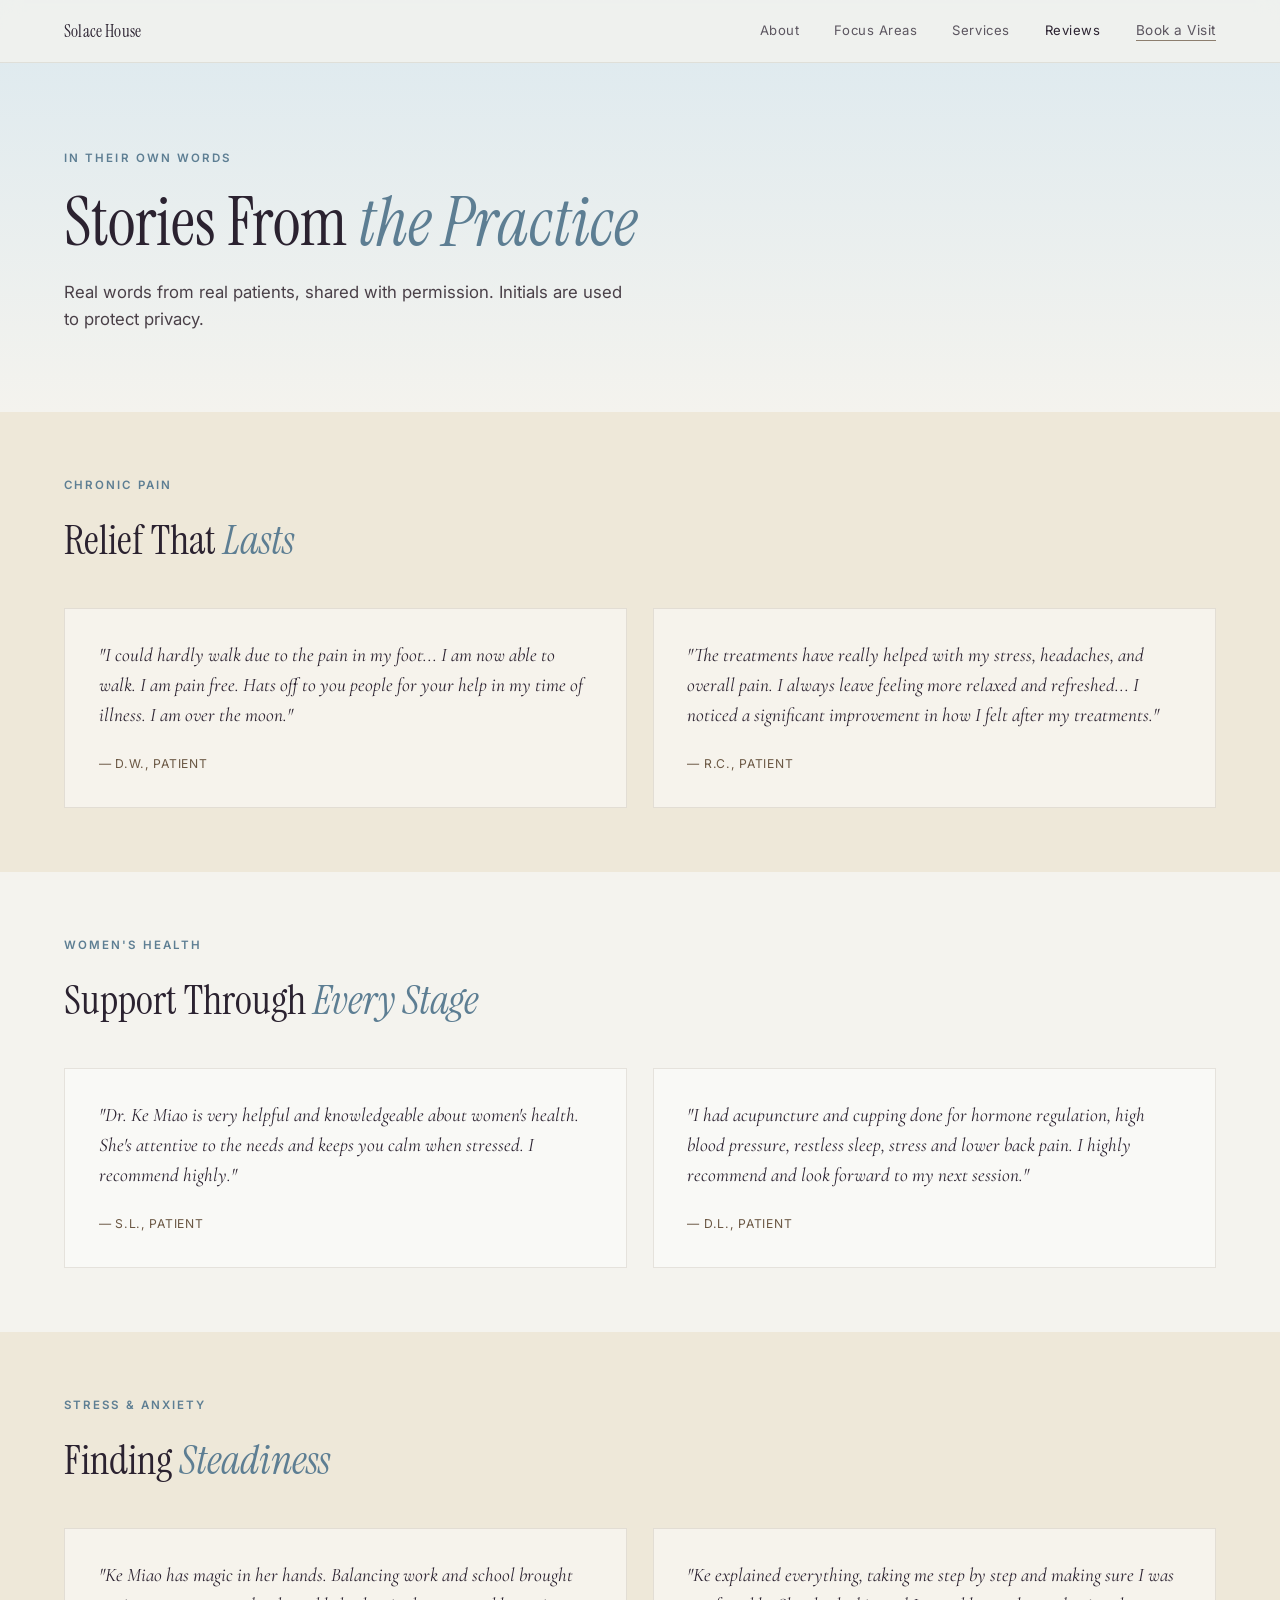
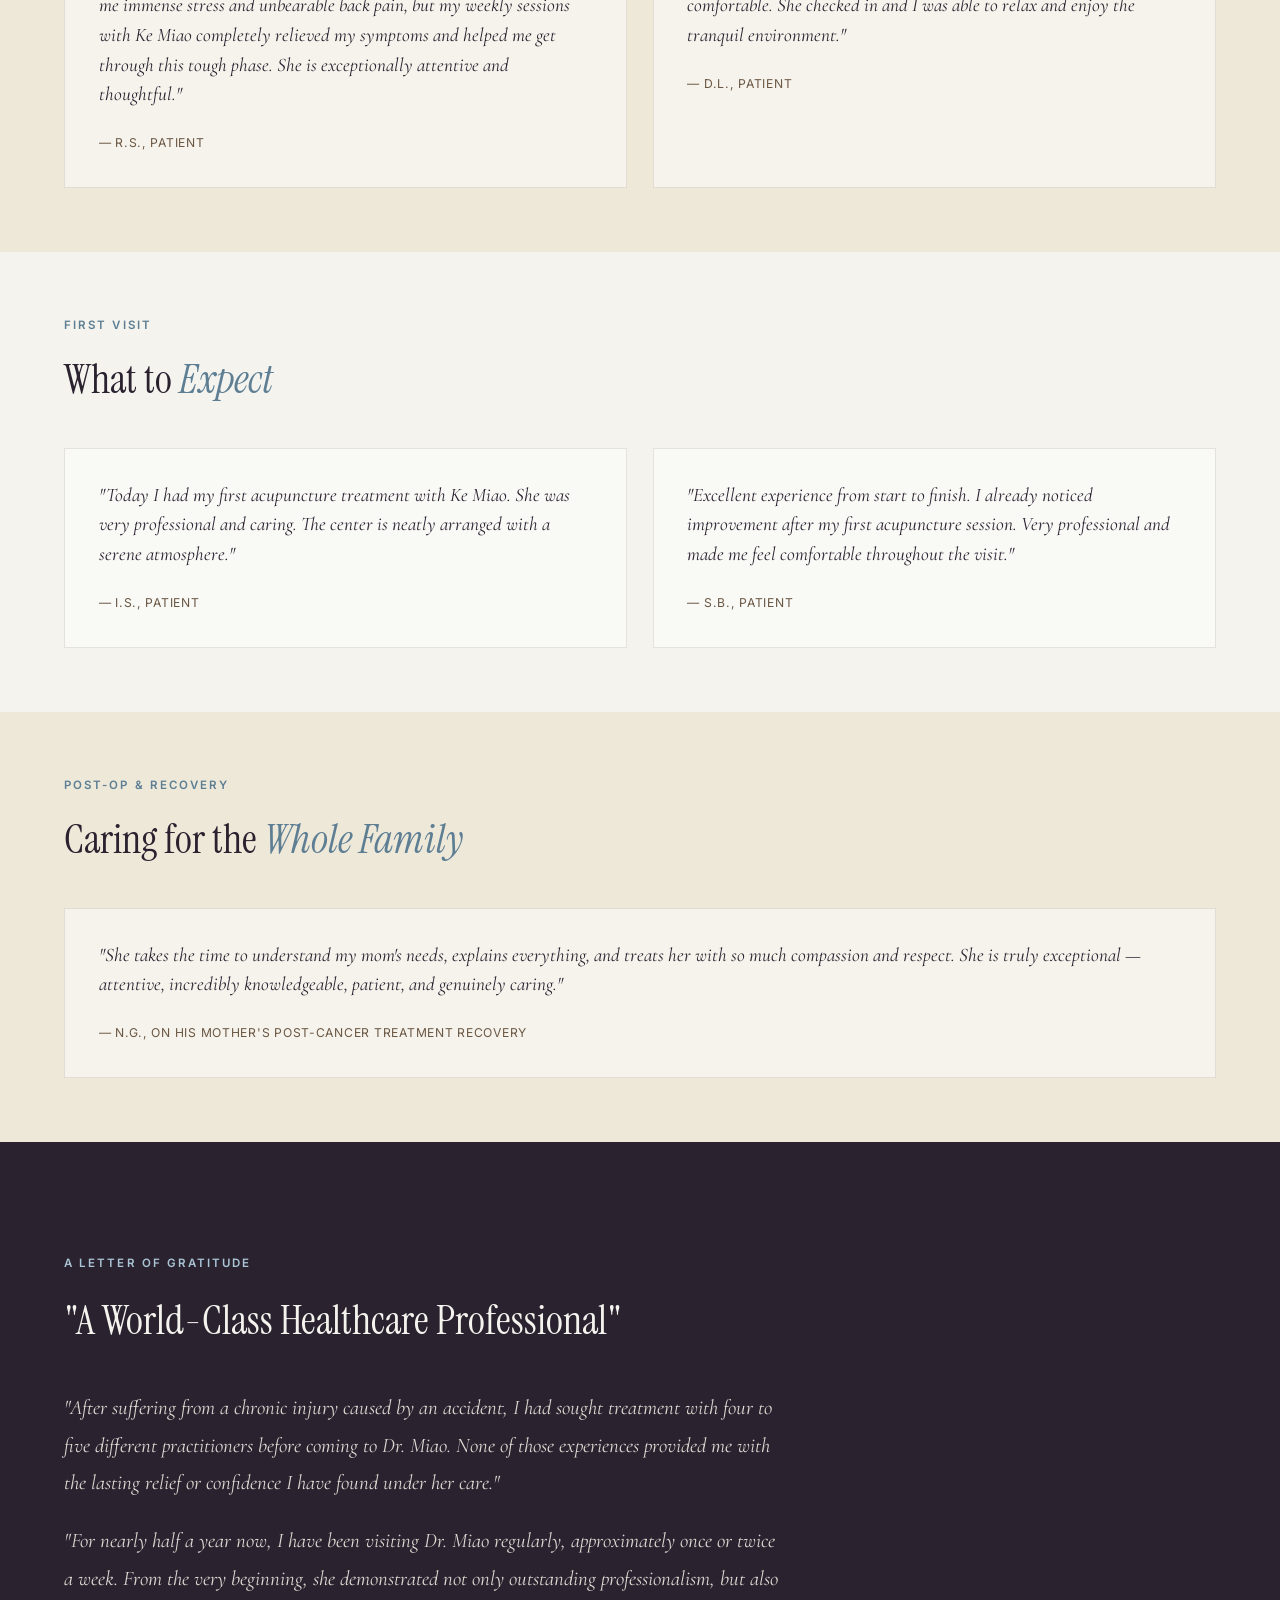
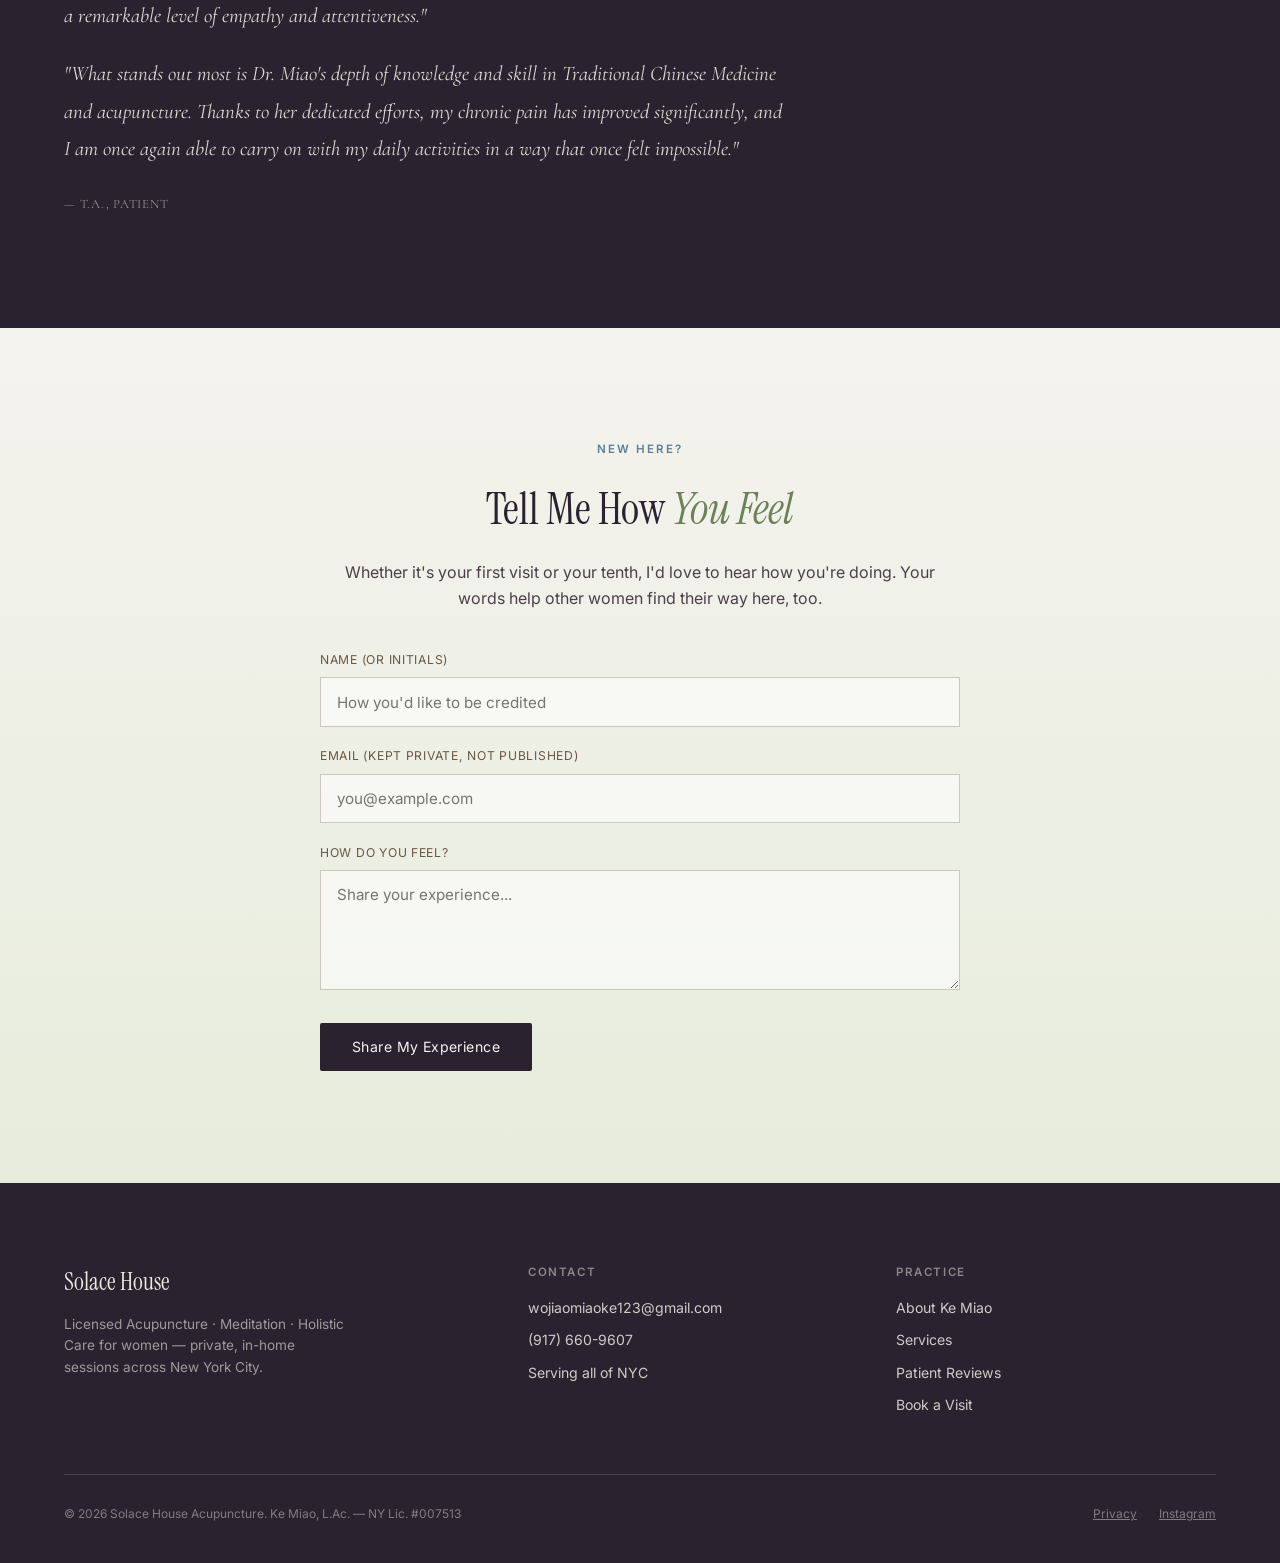
<file: testimonials.html>
<!DOCTYPE html>
<html lang="en">
<head>
<meta charset="UTF-8">
<meta name="viewport" content="width=device-width, initial-scale=1.0">
<title>Patient Stories | Solace House Acupuncture, NYC</title>
<link rel="preconnect" href="https://fonts.googleapis.com">
<link rel="preconnect" href="https://fonts.gstatic.com" crossorigin>
<link href="https://fonts.googleapis.com/css2?family=Instrument+Serif:ital@0;1&family=Inter:wght@300;400;500;600&family=Cormorant:ital,wght@1,400;1,500&display=swap" rel="stylesheet">
<link rel="stylesheet" href="assets/css/style.css">
</head>
<body>

<div data-include="nav"></div>

<section class="page-hero">
  <span class="eyebrow">In Their Own Words</span>
  <h1>Stories From <em>the Practice</em></h1>
  <p>Real words from real patients, shared with permission. Initials are used
     to protect privacy.</p>
</section>

<section class="testimonial-section">
  <div class="section-label">
    <span class="eyebrow">Chronic Pain</span>
    <h2>Relief That <em>Lasts</em></h2>
  </div>
  <div class="testimonial-grid">
    <div class="testimonial-card">
      <p>"I could hardly walk due to the pain in my foot... I am now able to walk. I am pain free. Hats off to you people for your help in my time of illness. I am over the moon."</p>
      <cite>— D.W., Patient</cite>
    </div>
    <div class="testimonial-card">
      <p>"The treatments have really helped with my stress, headaches, and overall pain. I always leave feeling more relaxed and refreshed... I noticed a significant improvement in how I felt after my treatments."</p>
      <cite>— R.C., Patient</cite>
    </div>
  </div>
</section>

<section class="testimonial-section">
  <div class="section-label">
    <span class="eyebrow">Women's Health</span>
    <h2>Support Through <em>Every Stage</em></h2>
  </div>
  <div class="testimonial-grid">
    <div class="testimonial-card">
      <p>"Dr. Ke Miao is very helpful and knowledgeable about women's health. She's attentive to the needs and keeps you calm when stressed. I recommend highly."</p>
      <cite>— S.L., Patient</cite>
    </div>
    <div class="testimonial-card">
      <p>"I had acupuncture and cupping done for hormone regulation, high blood pressure, restless sleep, stress and lower back pain. I highly recommend and look forward to my next session."</p>
      <cite>— D.L., Patient</cite>
    </div>
  </div>
</section>

<section class="testimonial-section">
  <div class="section-label">
    <span class="eyebrow">Stress &amp; Anxiety</span>
    <h2>Finding <em>Steadiness</em></h2>
  </div>
  <div class="testimonial-grid">
    <div class="testimonial-card">
      <p>"Ke Miao has magic in her hands. Balancing work and school brought me immense stress and unbearable back pain, but my weekly sessions with Ke Miao completely relieved my symptoms and helped me get through this tough phase. She is exceptionally attentive and thoughtful."</p>
      <cite>— R.S., Patient</cite>
    </div>
    <div class="testimonial-card">
      <p>"Ke explained everything, taking me step by step and making sure I was comfortable. She checked in and I was able to relax and enjoy the tranquil environment."</p>
      <cite>— D.L., Patient</cite>
    </div>
  </div>
</section>

<section class="testimonial-section">
  <div class="section-label">
    <span class="eyebrow">First Visit</span>
    <h2>What to <em>Expect</em></h2>
  </div>
  <div class="testimonial-grid">
    <div class="testimonial-card">
      <p>"Today I had my first acupuncture treatment with Ke Miao. She was very professional and caring. The center is neatly arranged with a serene atmosphere."</p>
      <cite>— I.S., Patient</cite>
    </div>
    <div class="testimonial-card">
      <p>"Excellent experience from start to finish. I already noticed improvement after my first acupuncture session. Very professional and made me feel comfortable throughout the visit."</p>
      <cite>— S.B., Patient</cite>
    </div>
  </div>
</section>

<section class="testimonial-section">
  <div class="section-label">
    <span class="eyebrow">Post-Op &amp; Recovery</span>
    <h2>Caring for the <em>Whole Family</em></h2>
  </div>
  <div class="testimonial-grid">
    <div class="testimonial-card" style="grid-column: 1 / -1;">
      <p>"She takes the time to understand my mom's needs, explains everything, and treats her with so much compassion and respect. She is truly exceptional — attentive, incredibly knowledgeable, patient, and genuinely caring."</p>
      <cite>— N.G., on his mother's post-cancer treatment recovery</cite>
    </div>
  </div>
</section>

<div class="letter-block">
  <span class="eyebrow">A Letter of Gratitude</span>
  <h2>"A World-Class Healthcare Professional"</h2>
  <div class="letter-text">
    <p>"After suffering from a chronic injury caused by an accident, I had sought treatment with four to five different practitioners before coming to Dr. Miao. None of those experiences provided me with the lasting relief or confidence I have found under her care."</p>
    <p>"For nearly half a year now, I have been visiting Dr. Miao regularly, approximately once or twice a week. From the very beginning, she demonstrated not only outstanding professionalism, but also a remarkable level of empathy and attentiveness."</p>
    <p>"What stands out most is Dr. Miao's depth of knowledge and skill in Traditional Chinese Medicine and acupuncture. Thanks to her dedicated efforts, my chronic pain has improved significantly, and I am once again able to carry on with my daily activities in a way that once felt impossible."</p>
    <cite>— T.A., Patient</cite>
  </div>
</div>

<div class="feedback-block">
  <div class="feedback-inner">
    <span class="eyebrow">New Here?</span>
    <h2>Tell Me How <em>You Feel</em></h2>
    <p>Whether it's your first visit or your tenth, I'd love to hear how you're
       doing. Your words help other women find their way here, too.</p>

    <form class="feedback-form" id="feedback-form" action="https://formspree.io/f/mgawryrz" method="POST">
      <div>
        <label for="fb-name">Name (or initials)</label>
        <input type="text" id="fb-name" name="name" placeholder="How you'd like to be credited">
      </div>
      <div>
        <label for="fb-email">Email (kept private, not published)</label>
        <input type="email" id="fb-email" name="email" placeholder="you@example.com">
      </div>
      <div>
        <label for="fb-message">How do you feel?</label>
        <textarea id="fb-message" name="message" placeholder="Share your experience..." required></textarea>
      </div>
      <button type="submit" class="btn-primary">Share My Experience</button>
    </form>

    <div class="feedback-success" id="feedback-success" style="display:none;">
      <p class="italic-line" style="font-size:1.3rem; color:var(--moss);">
        Thank you for sharing — it means more than you know.
      </p>
      <p style="font-size:0.9rem; color:var(--ink-soft); margin-top:0.8rem;">
        I read every message myself.
      </p>
    </div>
  </div>
</div>

<div data-include="footer"></div>

<script src="assets/js/include.js"></script>
<script>
  document.getElementById('feedback-form').addEventListener('submit', async function (e) {
    e.preventDefault();
    const form = e.target;
    const data = new FormData(form);
    const submitBtn = form.querySelector('button[type="submit"]');
    submitBtn.disabled = true;
    submitBtn.textContent = 'Sending...';

    try {
      const response = await fetch(form.action, {
        method: 'POST',
        body: data,
        headers: { 'Accept': 'application/json' }
      });
      if (response.ok) {
        form.style.display = 'none';
        document.getElementById('feedback-success').style.display = 'block';
      } else {
        alert("Something went wrong — please try again, or email me directly.");
        submitBtn.disabled = false;
        submitBtn.textContent = 'Share My Experience';
      }
    } catch (err) {
      alert("Something went wrong — please try again, or email me directly.");
      submitBtn.disabled = false;
      submitBtn.textContent = 'Share My Experience';
    }
  });
</script>
</body>
</html>
</file>
<file: assets/css/style.css>
/* ============================================
   SOLACE HOUSE ACUPUNCTURE — SHARED STYLESHEET
   Shared across all pages. Edit here, changes apply site-wide.
   ============================================ */

:root {
  --sky: #A9C4D4;
  --sky-deep: #5D7E93;
  --earth: #6B5844;
  --moss: #6E7F5C;
  --bg: #F4F3EE;
  --ink: #2B2230;
  --ink-soft: #4A4048;
}

* { margin: 0; padding: 0; box-sizing: border-box; }

html { scroll-behavior: smooth; }

body {
  background: var(--bg);
  color: var(--ink);
  font-family: 'Inter', sans-serif;
  font-weight: 400;
  line-height: 1.6;
  overflow-x: hidden;
}

h1, h2, h3 {
  font-family: 'Instrument Serif', serif;
  font-weight: 400;
  letter-spacing: 0;
}

.eyebrow {
  font-family: 'Inter', sans-serif;
  font-size: 0.72rem;
  letter-spacing: 0.18em;
  text-transform: uppercase;
  color: var(--sky-deep);
  font-weight: 600;
}

.italic-line {
  font-family: 'Cormorant', serif;
  font-style: italic;
  font-weight: 400;
}

/* ---------- NAV ---------- */
nav {
  position: fixed;
  top: 0; left: 0; right: 0;
  z-index: 100;
  display: flex;
  justify-content: space-between;
  align-items: center;
  padding: 1.1rem 5vw;
  color: var(--ink);
  background: rgba(244,243,238,0.75);
  backdrop-filter: blur(10px);
  -webkit-backdrop-filter: blur(10px);
  border-bottom: 1px solid rgba(107,88,68,0.12);
}
.nav-mark {
  font-family: 'Instrument Serif', serif;
  font-size: 1.05rem;
  letter-spacing: 0.01em;
  color: inherit;
  text-decoration: none;
}
.nav-links {
  display: flex;
  gap: 2.2rem;
  list-style: none;
  font-size: 0.82rem;
  letter-spacing: 0.04em;
}
.nav-links a {
  color: inherit;
  text-decoration: none;
  opacity: 0.75;
  transition: opacity 0.2s ease;
}
.nav-links a:hover,
.nav-links a.active { opacity: 1; }

.nav-toggle {
  display: none;
  background: none;
  border: none;
  cursor: pointer;
  padding: 0.5rem;
  z-index: 101;
}
.nav-toggle span {
  display: block;
  width: 22px;
  height: 1.5px;
  background: var(--ink);
  margin: 5px 0;
  transition: transform 0.3s ease, opacity 0.3s ease;
}
.nav-toggle.open span:nth-child(1) { transform: translateY(6.5px) rotate(45deg); }
.nav-toggle.open span:nth-child(2) { opacity: 0; }
.nav-toggle.open span:nth-child(3) { transform: translateY(-6.5px) rotate(-45deg); }

@media (max-width: 720px) {
  .nav-toggle { display: block; }
  .nav-links {
    position: fixed;
    top: 0;
    right: 0;
    height: 100vh;
    width: 72%;
    max-width: 300px;
    flex-direction: column;
    align-items: flex-start;
    background: var(--bg);
    padding: 6.5rem 2.2rem 2rem;
    gap: 1.8rem;
    font-size: 1.02rem;
    transform: translateX(100%);
    transition: transform 0.35s ease;
    box-shadow: -12px 0 34px rgba(43,34,48,0.12);
  }
  .nav-links.open { transform: translateX(0); }
  body.nav-open { overflow: hidden; }
}

/* ---------- PAGE HERO (used on inner pages, shorter than homepage hero) ---------- */
.page-hero {
  padding: 9rem 5vw 5rem;
  background: linear-gradient(180deg, #DCE9EF 0%, var(--bg) 100%);
}
.page-hero h1 {
  font-size: clamp(2.6rem, 5.5vw, 4.2rem);
  font-weight: 400;
  line-height: 1.1;
  margin-top: 1rem;
  max-width: 780px;
}
.page-hero h1 em { font-style: italic; color: var(--sky-deep); }
.page-hero p {
  margin-top: 1.2rem;
  font-size: 1.05rem;
  color: var(--ink-soft);
  max-width: 560px;
}

/* ---------- HOMEPAGE HERO ---------- */
.hero {
  position: relative;
  min-height: 100svh;
  display: flex;
  flex-direction: column;
  justify-content: center;
  padding: 0 5vw;
  background: linear-gradient(180deg, #DCE9EF 0%, #E9E6DC 55%, var(--bg) 100%);
  overflow: hidden;
}

.hero-content {
  max-width: 620px;
  padding-top: 6.5rem;
  position: relative;
  z-index: 2;
}

.hero-eyebrow {
  opacity: 0;
  animation: riseIn 1s ease forwards 0.2s;
}

.hero h1 {
  font-size: clamp(3.2rem, 7.6vw, 6.2rem);
  font-weight: 400;
  line-height: 1.08;
  letter-spacing: -0.005em;
  margin: 1.3rem 0 1.8rem;
  color: var(--ink);
  opacity: 0;
  animation: riseIn 1.1s ease forwards 0.4s;
}

.hero h1 em {
  font-style: italic;
  color: var(--sky-deep);
}

.hero-sub {
  font-size: 1.05rem;
  color: var(--ink-soft);
  max-width: 460px;
  margin-bottom: 1.6rem;
  opacity: 0;
  animation: riseIn 1.1s ease forwards 0.65s;
}

.hero-quote {
  font-family: 'Cormorant', serif;
  font-style: italic;
  font-size: 1.35rem;
  color: var(--earth);
  margin-bottom: 2.4rem;
  opacity: 0;
  animation: riseIn 1.1s ease forwards 0.85s;
}

.cta-row {
  display: flex;
  gap: 1rem;
  align-items: center;
  opacity: 0;
  animation: riseIn 1.1s ease forwards 1.05s;
}

.btn-primary {
  background: var(--ink);
  color: var(--bg);
  border: none;
  padding: 0.95rem 2rem;
  font-family: 'Inter', sans-serif;
  font-size: 0.88rem;
  letter-spacing: 0.03em;
  cursor: pointer;
  border-radius: 2px;
  transition: background 0.3s ease, transform 0.3s ease;
  text-decoration: none;
  display: inline-block;
}
.btn-primary:hover { background: var(--sky-deep); transform: translateY(-1px); }

.btn-ghost {
  color: var(--ink);
  text-decoration: none;
  font-size: 0.85rem;
  border-bottom: 1px solid var(--earth);
  padding-bottom: 2px;
}

@keyframes riseIn {
  from { opacity: 0; transform: translateY(16px); }
  to { opacity: 1; transform: translateY(0); }
}

/* Horizon line signature element */
.horizon-wrap {
  position: absolute;
  left: 0; right: 0;
  bottom: 14%;
  z-index: 1;
  pointer-events: none;
}
.horizon-line {
  width: 100%;
  height: 90px;
  display: block;
}
.horizon-path {
  stroke-dasharray: 1400;
  stroke-dashoffset: 1400;
  animation: drawHorizon 2.2s cubic-bezier(0.65,0,0.35,1) forwards 0.3s;
}
@keyframes drawHorizon {
  to { stroke-dashoffset: 0; }
}

.breath-circle {
  position: absolute;
  right: 8vw;
  top: 18%;
  width: 260px;
  height: 260px;
  border-radius: 50%;
  border: 1px solid rgba(93,126,147,0.35);
  animation: breathe 11s ease-in-out infinite;
  z-index: 1;
}
.breath-circle::before {
  content: '';
  position: absolute;
  inset: 30px;
  border-radius: 50%;
  border: 1px solid rgba(107,88,68,0.25);
}
@keyframes breathe {
  0%, 100% { transform: scale(1); opacity: 0.55; }
  50% { transform: scale(1.08); opacity: 0.9; }
}
@media (max-width: 900px) {
  .breath-circle { display: none; }
}

.scroll-cue {
  position: absolute;
  bottom: 2.4rem;
  left: 5vw;
  font-size: 0.7rem;
  letter-spacing: 0.15em;
  text-transform: uppercase;
  color: var(--ink-soft);
  display: flex;
  align-items: center;
  gap: 0.6rem;
  z-index: 2;
}
.scroll-cue::after {
  content: '';
  width: 28px;
  height: 1px;
  background: var(--earth);
}

/* ---------- SECTION DIVIDER (wavy transition between sections) ---------- */
.divider {
  position: relative;
  height: 1px;
  background: var(--bg);
}
.divider svg {
  display: block;
  width: 100%;
  height: 110px;
}

/* ---------- ABOUT / TWO-COLUMN CONTENT LAYOUT ---------- */
.about {
  padding: 3rem 5vw 8rem;
  background: #EEE8D9;
  display: grid;
  grid-template-columns: 0.9fr 1.4fr;
  gap: 5vw;
  position: relative;
  overflow: hidden;
}

.about::before {
  content: '';
  position: absolute;
  width: 480px;
  height: 480px;
  border-radius: 50%;
  background: radial-gradient(circle, rgba(110,127,92,0.10) 0%, transparent 70%);
  top: -10%;
  left: -8%;
  pointer-events: none;
}

@media (max-width: 900px) {
  .about { grid-template-columns: 1fr; gap: 2.5rem; padding: 6rem 6vw; }
}

.about-label {
  align-self: start;
  position: sticky;
  top: 8rem;
}
.about-label .eyebrow { margin-bottom: 1.2rem; display: block; }
.about-label h2 {
  font-size: clamp(2.3rem, 3.9vw, 3.3rem);
  font-weight: 400;
  line-height: 1.15;
  color: var(--ink);
}
.about-label h2 em {
  font-style: italic;
  color: var(--moss);
}

@media (max-width: 900px) {
  .about-label { position: static; }
}

.about-body p {
  font-size: 1.06rem;
  line-height: 1.75;
  letter-spacing: 0.005em;
  color: var(--ink-soft);
  margin-bottom: 1.6rem;
  max-width: 620px;
}

.about-body strong {
  color: var(--ink);
  font-weight: 600;
}

.credentials-row {
  display: flex;
  flex-wrap: wrap;
  gap: 0.7rem;
  margin: 2rem 0 2.4rem;
}
.credential-pill {
  border: 1px solid rgba(107,88,68,0.3);
  padding: 0.5rem 1.1rem;
  font-size: 0.78rem;
  letter-spacing: 0.03em;
  color: var(--earth);
  border-radius: 100px;
}

.signature-quote {
  margin-top: 3rem;
  padding-top: 2.4rem;
  border-top: 1px solid rgba(107,88,68,0.25);
}
.signature-quote p {
  font-family: 'Cormorant', serif;
  font-style: italic;
  font-size: 1.5rem;
  color: var(--earth);
  line-height: 1.4;
  max-width: 560px;
}

/* ---------- HOMEPAGE ENTRY CARDS ---------- */
.entry {
  padding: 6rem 5vw 8rem;
  background: #EEE8D9;
  position: relative;
  overflow: hidden;
}
.entry::before {
  content: '';
  position: absolute;
  width: 480px;
  height: 480px;
  border-radius: 50%;
  background: radial-gradient(circle, rgba(110,127,92,0.10) 0%, transparent 70%);
  top: -10%;
  left: -8%;
  pointer-events: none;
}
.entry-head {
  max-width: 620px;
  margin-bottom: 3.5rem;
  position: relative;
  z-index: 1;
}
.entry-head .eyebrow { display: block; margin-bottom: 1rem; }
.entry-head h2 {
  font-size: clamp(2.2rem, 3.8vw, 3.1rem);
  font-weight: 400;
  line-height: 1.15;
}
.entry-head h2 em { font-style: italic; color: var(--moss); }

.entry-grid {
  display: grid;
  grid-template-columns: repeat(3, 1fr);
  gap: 1.6rem;
  position: relative;
  z-index: 1;
}
@media (max-width: 900px) {
  .entry-grid { grid-template-columns: 1fr; }
}
.entry-card {
  background: var(--bg);
  border: 1px solid rgba(107,88,68,0.16);
  padding: 2.4rem 2rem;
  text-decoration: none;
  color: var(--ink);
  display: block;
  transition: transform 0.3s ease, border-color 0.3s ease;
}
.entry-card:hover {
  transform: translateY(-4px);
  border-color: var(--sky-deep);
}
.entry-card .num {
  font-family: 'Cormorant', serif;
  font-style: italic;
  font-size: 1rem;
  color: var(--sky-deep);
  display: block;
  margin-bottom: 1.2rem;
}
.entry-card h3 {
  font-size: 1.5rem;
  font-weight: 400;
  margin-bottom: 0.7rem;
}
.entry-card p {
  font-size: 0.9rem;
  color: var(--ink-soft);
  line-height: 1.6;
}
.entry-card .arrow {
  display: inline-block;
  margin-top: 1.2rem;
  font-size: 0.8rem;
  color: var(--earth);
  letter-spacing: 0.04em;
}

/* ---------- HOMEPAGE — QUOTE STRIP ---------- */
.quote-strip {
  padding: 7rem 5vw;
  background: var(--bg);
  text-align: center;
}
.quote-strip blockquote {
  font-family: 'Cormorant', serif;
  font-style: italic;
  font-size: clamp(1.4rem, 2.6vw, 2rem);
  color: var(--earth);
  max-width: 760px;
  margin: 0 auto 1.4rem;
  line-height: 1.5;
}
.quote-strip cite {
  font-style: normal;
  font-size: 0.78rem;
  letter-spacing: 0.08em;
  text-transform: uppercase;
  color: var(--ink-soft);
}
.quote-strip .see-all {
  display: inline-block;
  margin-top: 2rem;
  font-size: 0.85rem;
  color: var(--ink);
  border-bottom: 1px solid var(--earth);
  text-decoration: none;
  padding-bottom: 2px;
}

/* ---------- FOCUS AREAS ---------- */
.focus-block {
  display: grid;
  grid-template-columns: 1fr 1fr;
  align-items: center;
  gap: 6vw;
  padding: 6rem 5vw;
}
.focus-block.theme-neutral { background: var(--bg); }
.focus-block.theme-hormone {
  background: linear-gradient(180deg, var(--bg) 0%, #D6E0C3 50%, var(--bg) 100%);
}
.focus-block.theme-earth {
  background: linear-gradient(180deg, var(--bg) 0%, #D9C6A5 100%);
}

.focus-block:nth-child(even) .focus-text { order: 2; }
.focus-block:nth-child(even) .focus-visual { order: 1; }

@media (max-width: 900px) {
  .focus-block { grid-template-columns: 1fr; gap: 2.5rem; padding: 4.5rem 6vw; }
  .focus-block:nth-child(even) .focus-text { order: 1; }
  .focus-block:nth-child(even) .focus-visual { order: 2; }
}

.focus-text .num {
  font-family: 'Cormorant', serif;
  font-style: italic;
  font-size: 1.1rem;
  color: var(--sky-deep);
  display: block;
  margin-bottom: 1rem;
}
.focus-text h2 {
  font-size: clamp(2rem, 3.4vw, 2.7rem);
  font-weight: 400;
  line-height: 1.15;
  margin-bottom: 1.4rem;
}
.focus-text h2 em { font-style: italic; color: var(--moss); }
.focus-text p {
  font-size: 1.02rem;
  line-height: 1.75;
  color: var(--ink-soft);
  max-width: 480px;
  margin-bottom: 1.4rem;
}
.focus-text .study-note {
  font-size: 0.8rem;
  letter-spacing: 0.04em;
  color: var(--earth);
  border-top: 1px solid rgba(107,88,68,0.25);
  padding-top: 1rem;
  max-width: 420px;
}

.focus-visual {
  display: flex;
  align-items: center;
  justify-content: center;
}
.focus-visual svg { width: 100%; max-width: 340px; height: auto; }

/* ---------- SERVICES PAGE ---------- */
.pricing-note {
  margin: 0 5vw 5rem;
  padding: 1.8rem 2.2rem;
  background: #EEE8D9;
  border-left: 3px solid var(--earth);
  font-size: 0.92rem;
  color: var(--ink-soft);
  line-height: 1.7;
  max-width: 900px;
}
.pricing-note strong { color: var(--ink); }

.free-call-banner {
  margin: 0 5vw 5rem;
  padding: 2.2rem 2.4rem;
  background: linear-gradient(120deg, #DCE9EF 0%, #EDEAD9 100%);
  display: flex;
  justify-content: space-between;
  align-items: center;
  flex-wrap: wrap;
  gap: 1.2rem;
}
.free-call-banner h3 {
  font-size: 1.4rem;
  font-weight: 400;
}
.free-call-banner p {
  font-size: 0.9rem;
  color: var(--ink-soft);
  margin-top: 0.3rem;
}

.section-label {
  padding: 0 5vw;
  margin-bottom: 2.4rem;
}
.section-label .eyebrow { display: block; margin-bottom: 0.8rem; }
.section-label h2 {
  font-size: clamp(1.9rem, 3.2vw, 2.6rem);
  font-weight: 400;
}
.section-label h2 em { font-style: italic; color: var(--sky-deep); }

.service-list {
  padding: 0 5vw 6rem;
  display: grid;
  grid-template-columns: repeat(2, 1fr);
  gap: 1.4rem;
}
@media (max-width: 800px) {
  .service-list { grid-template-columns: 1fr; }
}
.service-item {
  border: 1px solid rgba(107,88,68,0.16);
  padding: 1.8rem 1.9rem;
  display: flex;
  justify-content: space-between;
  gap: 1rem;
}
.service-item .si-name {
  font-family: 'Instrument Serif', serif;
  font-size: 1.3rem;
  margin-bottom: 0.4rem;
}
.service-item .si-desc {
  font-size: 0.88rem;
  color: var(--ink-soft);
  line-height: 1.6;
  max-width: 380px;
}
.service-item .si-price {
  text-align: right;
  white-space: nowrap;
  font-size: 1rem;
  color: var(--earth);
}
.service-item .si-duration {
  display: block;
  font-size: 0.74rem;
  color: var(--ink-soft);
  margin-top: 0.3rem;
  letter-spacing: 0.03em;
}

.package-grid {
  padding: 0 5vw 8rem;
  display: grid;
  grid-template-columns: repeat(3, 1fr);
  gap: 1.6rem;
}
@media (max-width: 1000px) {
  .package-grid { grid-template-columns: 1fr; }
}
.package-card {
  background: #EEE8D9;
  padding: 2.2rem 2rem 2rem;
  display: flex;
  flex-direction: column;
  position: relative;
}
.package-card.tier-hormone { background: #E7ECDC; }
.package-card .pkg-eyebrow {
  font-size: 0.72rem;
  letter-spacing: 0.1em;
  text-transform: uppercase;
  color: var(--sky-deep);
  margin-bottom: 0.6rem;
}
.package-card h3 {
  font-size: 1.5rem;
  font-weight: 400;
  margin-bottom: 0.8rem;
}
.package-card .pkg-includes {
  font-size: 0.85rem;
  color: var(--ink-soft);
  line-height: 1.7;
  margin-bottom: 1.4rem;
  flex-grow: 1;
}
.package-card .pkg-price-row {
  display: flex;
  align-items: baseline;
  gap: 0.6rem;
  border-top: 1px solid rgba(107,88,68,0.2);
  padding-top: 1.1rem;
}
.package-card .pkg-price {
  font-family: 'Instrument Serif', serif;
  font-size: 1.7rem;
  color: var(--ink);
}
.package-card .pkg-was {
  font-size: 0.85rem;
  color: var(--ink-soft);
  text-decoration: line-through;
}
.package-card .pkg-note {
  font-size: 0.74rem;
  color: var(--earth);
  margin-top: 0.5rem;
}

/* ---------- TESTIMONIALS PAGE ---------- */
.testimonial-section {
  padding: 4rem 5vw;
}
.testimonial-section:nth-of-type(odd) { background: var(--bg); }
.testimonial-section:nth-of-type(even) { background: #EEE8D9; }

.testimonial-section .section-label { padding: 0; margin-bottom: 2.2rem; }

.testimonial-grid {
  display: grid;
  grid-template-columns: repeat(2, 1fr);
  gap: 1.6rem;
}
@media (max-width: 800px) {
  .testimonial-grid { grid-template-columns: 1fr; }
}
.testimonial-card {
  background: rgba(255,255,255,0.5);
  border: 1px solid rgba(107,88,68,0.14);
  padding: 2rem 2.1rem;
}
.testimonial-card p {
  font-family: 'Cormorant', serif;
  font-style: italic;
  font-size: 1.2rem;
  line-height: 1.55;
  color: var(--ink);
  margin-bottom: 1.2rem;
}
.testimonial-card cite {
  font-style: normal;
  font-size: 0.76rem;
  letter-spacing: 0.06em;
  text-transform: uppercase;
  color: var(--earth);
}

.letter-block {
  padding: 7rem 5vw;
  background: var(--ink);
  color: #EDE9E0;
}
.letter-block .eyebrow { color: var(--sky); display: block; margin-bottom: 1rem; }
.letter-block h2 {
  color: #F4F3EE;
  font-size: clamp(1.9rem, 3.2vw, 2.6rem);
  font-weight: 400;
  margin-bottom: 2.2rem;
  max-width: 600px;
}
.letter-block .letter-text {
  max-width: 720px;
  font-family: 'Cormorant', serif;
  font-style: italic;
  font-size: 1.3rem;
  line-height: 1.8;
  color: rgba(237,233,224,0.92);
}
.letter-block .letter-text p { margin-bottom: 1.3rem; }
.letter-block cite {
  display: block;
  margin-top: 1.6rem;
  font-style: normal;
  font-size: 0.8rem;
  letter-spacing: 0.06em;
  text-transform: uppercase;
  color: rgba(237,233,224,0.55);
}

/* ---------- FEEDBACK FORM ---------- */
.feedback-block {
  padding: 7rem 5vw;
  background: linear-gradient(180deg, var(--bg) 0%, #E7ECDC 100%);
}
.feedback-inner {
  max-width: 640px;
  margin: 0 auto;
  text-align: center;
}
.feedback-inner .eyebrow { display: block; margin-bottom: 1rem; }
.feedback-inner h2 {
  font-size: clamp(2rem, 3.4vw, 2.8rem);
  font-weight: 400;
  margin-bottom: 1rem;
}
.feedback-inner h2 em { font-style: italic; color: var(--moss); }
.feedback-inner > p {
  font-size: 1rem;
  color: var(--ink-soft);
  margin-bottom: 2.4rem;
}
.feedback-form {
  text-align: left;
  display: flex;
  flex-direction: column;
  gap: 1.2rem;
}
.feedback-form label {
  font-size: 0.76rem;
  letter-spacing: 0.06em;
  text-transform: uppercase;
  color: var(--earth);
  margin-bottom: 0.5rem;
  display: block;
}
.feedback-form input,
.feedback-form textarea {
  width: 100%;
  border: 1px solid rgba(107,88,68,0.3);
  background: rgba(255,255,255,0.6);
  padding: 0.9rem 1rem;
  font-family: 'Inter', sans-serif;
  font-size: 0.95rem;
  color: var(--ink);
}
.feedback-form textarea {
  min-height: 120px;
  resize: vertical;
}
.feedback-form input:focus,
.feedback-form textarea:focus {
  outline: none;
  border-color: var(--sky-deep);
}
.feedback-form button {
  align-self: flex-start;
  margin-top: 0.4rem;
}

/* ---------- BOOKING PAGE ---------- */
/* ---------- LEGAL / PRIVACY PAGE ---------- */
.legal-content {
  max-width: 760px;
  margin: 0 auto;
  padding: 3rem 5vw 7rem;
}
.legal-content h2 {
  font-size: 1.5rem;
  font-weight: 400;
  margin: 2.6rem 0 1rem;
}
.legal-content h2:first-child { margin-top: 0; }
.legal-content p {
  font-size: 0.98rem;
  line-height: 1.75;
  color: var(--ink-soft);
  margin-bottom: 1.2rem;
}
.legal-content ul {
  margin: 0 0 1.2rem 1.3rem;
  color: var(--ink-soft);
  font-size: 0.98rem;
  line-height: 1.75;
}
.legal-content a { color: var(--earth); }
.legal-updated {
  font-size: 0.8rem;
  color: var(--earth);
  letter-spacing: 0.03em;
  margin-bottom: 2.5rem;
  display: block;
}
.legal-note {
  margin-top: 3rem;
  padding: 1.6rem 1.8rem;
  background: #EEE8D9;
  border-left: 3px solid var(--earth);
  font-size: 0.88rem;
  color: var(--ink-soft);
  line-height: 1.7;
}

.booking-section {
  padding: 3rem 5vw 7rem;
}
.calendly-wrap {
  max-width: 900px;
  margin: 0 auto;
  border: 1px solid rgba(107,88,68,0.16);
  background: #fff;
}
.booking-alt {
  max-width: 900px;
  margin: 3rem auto 0;
  padding: 2rem 2.2rem;
  background: #EEE8D9;
  text-align: center;
  font-size: 0.92rem;
  color: var(--ink-soft);
}
.booking-alt a { color: var(--earth); }

.about-portrait {
  margin-top: 2.4rem;
  width: 100%;
  max-width: 320px;
}
.about-portrait img {
  width: 100%;
  height: auto;
  display: block;
  filter: drop-shadow(0 18px 34px rgba(43,34,48,0.18))
          drop-shadow(0 4px 10px rgba(43,34,48,0.10));
}
@media (max-width: 900px) {
  .about-portrait { max-width: 240px; margin: 1.6rem auto 0; }
}

footer {
  background: var(--ink);
  color: #EDE9E0;
  padding: 5rem 5vw 2.5rem;
}
.footer-grid {
  display: grid;
  grid-template-columns: 1.3fr 1fr 1fr;
  gap: 3rem;
  padding-bottom: 3rem;
  border-bottom: 1px solid rgba(255,255,255,0.12);
}
@media (max-width: 720px) {
  .footer-grid { grid-template-columns: 1fr; gap: 2.2rem; }
}
.footer-brand {
  font-family: 'Instrument Serif', serif;
  font-size: 1.5rem;
  margin-bottom: 0.8rem;
}
.footer-tagline {
  font-size: 0.85rem;
  color: rgba(237,233,224,0.6);
  max-width: 280px;
  line-height: 1.6;
}
.footer-col h4 {
  font-family: 'Inter', sans-serif;
  font-size: 0.72rem;
  letter-spacing: 0.14em;
  text-transform: uppercase;
  color: rgba(237,233,224,0.5);
  margin-bottom: 1rem;
  font-weight: 600;
}
.footer-col a, .footer-col p {
  display: block;
  color: rgba(237,233,224,0.85);
  text-decoration: none;
  font-size: 0.88rem;
  margin-bottom: 0.7rem;
  line-height: 1.5;
}
.footer-col a:hover { color: #fff; }
.footer-bottom {
  display: flex;
  justify-content: space-between;
  align-items: center;
  padding-top: 1.8rem;
  font-size: 0.75rem;
  color: rgba(237,233,224,0.45);
  flex-wrap: wrap;
  gap: 1rem;
}
.footer-bottom a {
  color: rgba(237,233,224,0.45);
  margin-left: 1.2rem;
}
</file>
